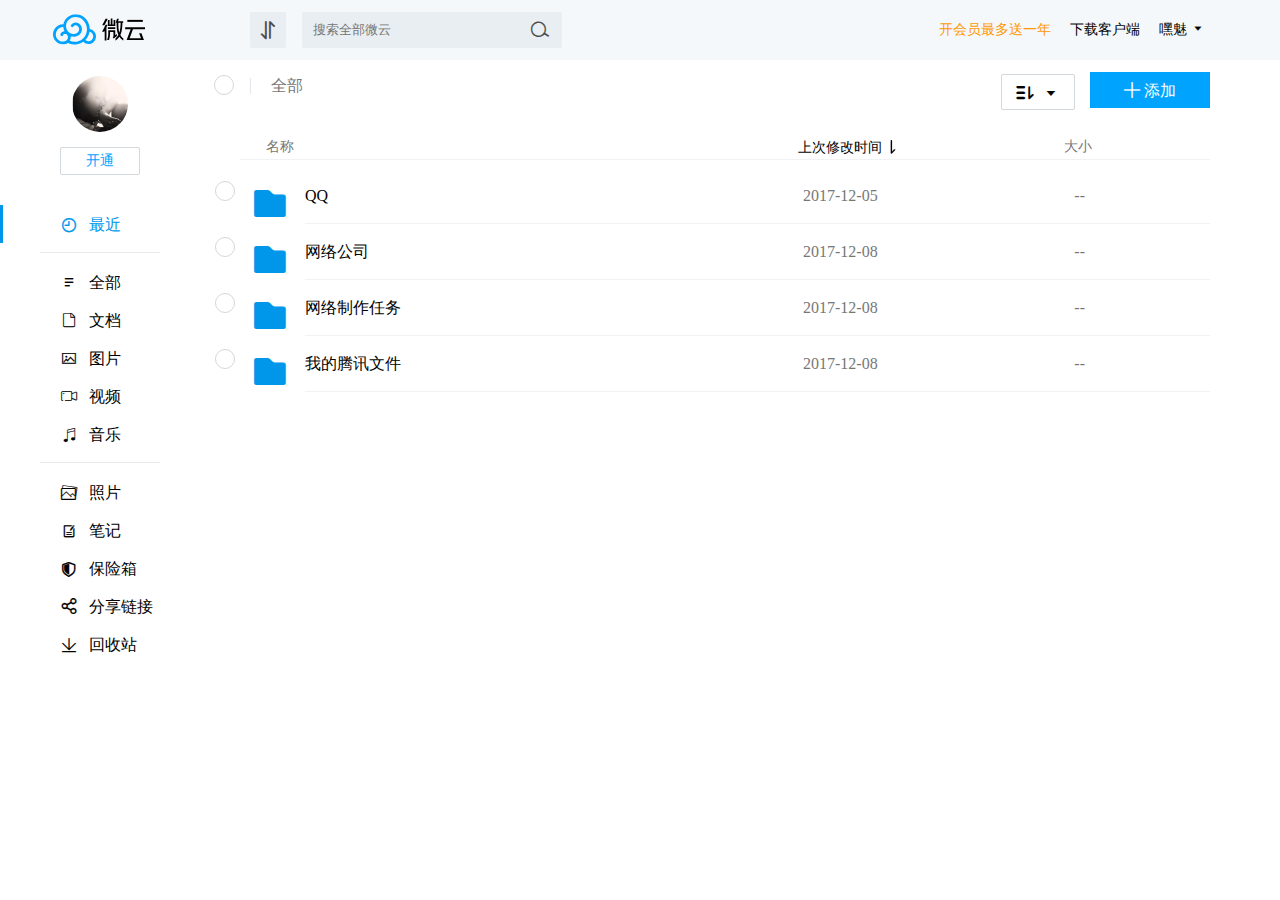
<file: html/index.html>
<!DOCTYPE html>
<html lang="en">

<head>
    <meta charset="UTF-8">
    <meta name="viewport" content="width=device-width, initial-scale=1.0">
    <meta http-equiv="X-UA-Compatible" content="ie=edge">
    <title>云</title>
    <link rel="stylesheet" href="../css/main.css">
</head>

<body>
    <!-- 项目开始 -->
    <div class="wrap">
        <!-- 外边框 -->
        <div class="layout-wrapper">
            <!-- 顶部导航 -->
            <div class="layout-header">
                <!-- 导航主体 -->
                <div class="layout-header-content">
                    <div class="nav-bar clearfix">
                        <!-- logo -->
                        <div class="logo">
                            <a href="javascript:void(0);"></a>
                        </div>
                        <!-- 任务列表 -->
                        <div id="filebtn" class="mode-act hide">
                            <!-- 展开任务列表按钮 -->
                            <a id="mode-act" href="javascript:" class="act-link">
                                <span class="act-icon">
                                    <i class="iconfont icon icon-act">&#xe63c;</i>
                                </span>
                                <!-- 上传的个数 -->
                                <span class="act-num">
                                    <span class="num">2</span>
                                    <i title="任务出错" class="icon icon-error"></i>
                                </span>

                            </a>
                            <!-- 上传任务列表 -->
                            <div id="mode-list">
                                <div class="mode-tasks">
                                    <div class="tasks-header clearfix">
                                        <div class="title-wrapper clearfix">
                                            <h2 class="title">任务列表</h2>
                                        </div>
                                    </div>
                                    <div class="tasks-body">
                                        <div class="tasks-content">
                                            <!-- tab -->
                                            <div class="mode-tab-list">
                                                <ul class="tab-list">
                                                    <li class="tab-list-item cur">
                                                        <span class="tab-list-item-con ">进行中(0)</span>
                                                    </li>
                                                    <li class="tab-list-item">
                                                        <span class="tab-list-item-con">已完成 </span>
                                                    </li>
                                                </ul>
                                                <b class="tab-list-line"></b>
                                            </div>
                                            <!-- item-list -->
                                            <div id="mode-tab" class="mode-tab-list-group">
                                                <div class="tab-list-wrapper" style="display:block;"></div>
                                                <div class="tab-list-wrapper" style="border:1px solid blue;"></div>
                                            </div>
                                        </div>
                                    </div>
                                </div>
                            </div>
                        </div>
                        <!-- 搜索 -->
                        <div class="search-bar">
                            <div class="search">
                                <div class="search-input">
                                    <input id="search" class="s-input" type="text" autocomplete="off" tabindex="0" placeholder="搜索全部微云">
                                </div>
                                <div class="search-btn">
                                    <i class="iconfont btn-icon">&#xe68d;</i>
                                </div>
                            </div>
                            <!-- 搜索list -->
                            <div class="search-list">
                                <div class="search-menu">
                                    <div class="menu-group">
                                        <p class="tit">搜搜看</p>

                                    </div>
                                </div>
                                <div class="search-menu">
                                    <div class="menu-group">
                                        <p class="tit">历史记录</p>
                                        <div class="menu-act">
                                            <a class="menu-act-btn" href="javascript:">清除记录</a>
                                        </div>
                                    </div>
                                    <div class="menu-list-bar">
                                        <ul class="menu-list">
                                            <!-- <li class="menu-list-item">
                                                <span class="item-text">sss</span>
                                                <span title="删除" class="item-delate">
                                                    <i class="iconfont icon-delate">&#xe64e;</i>
                                                </span>
                                            </li>
                                            <li class="menu-list-item">
                                                    <span class="item-text">sss</span>
                                                    <span title="删除" class="item-delate">
                                                        <i class="iconfont icon-delate">&#xe64e;</i>
                                                    </span>
                                                </li> -->
                                        </ul>
                                    </div>
                                </div>
                            </div>
                        </div>
                        <!-- 右侧菜单 -->
                        <div class="menu-right-bar">
                            <div class="right-item item-act">
                                <div class="item-text">
                                    <a href="javascript:">开会员最多送一年</a>
                                </div>
                            </div>
                            <div class="right-item item-act-dwn">
                                <div class="item-text">
                                    <a href="javascript:">下载客户端</a>
                                </div>
                            </div>
                            <div class="right-item">
                                <div class="item-text">
                                    <a href="javascript:">
                                        嘿魅
                                        <i class="iconfont">&#xe619;</i>
                                    </a>
                                </div>
                                <!-- 个人信息展示 -->
                                <div class="item-btn-group" style="display: none;">
                                    <div class="info-bar">
                                        <div class="info-bar-hd">
                                            <p class="tit">
                                                <a class="name" href="javascript:">嘿魅</a>
                                            </p>
                                        </div>
                                        <div class="info-bar-bd">
                                            <div class="info-con">
                                                <a class="info-vip" href="javascript:">
                                                    <i>VIP</i>
                                                </a>
                                                <span class="info-text">
                                                    超级会员专享4T容量
                                                </span>
                                                <a href="javascript:" class="info-go">开通</a>
                                            </div>
                                            <div class="info-detail">
                                                <div class="info-detail-hd">
                                                    <p class="info-detail-tit">
                                                        容量
                                                        <span>0B</span>
                                                        /
                                                        <span>10G</span>
                                                    </p>
                                                </div>
                                                <div class="info-detail-bd">
                                                    <div class="info-inner-bar">
                                                        <div class="info-inner-cur"></div>
                                                    </div>
                                                </div>
                                            </div>
                                        </div>
                                    </div>
                                    <ul>
                                        <li class="menu-list">
                                            <div class="item-line"></div>
                                        </li>
                                        <li class="menu-list">
                                            <span class="text">帮助与反馈</span>
                                        </li>
                                        <li class="menu-list">
                                            <span class="text">安全与隐私</span>
                                            <i class="iconfont menu-icon">&#xe7f1;</i>
                                            <div class="item-btn-group item-btn-sec">
                                                <ul>
                                                    <li class="menu-list">
                                                        <span class="text">开启保险箱</span>
                                                    </li>
                                                    <li class="menu-list">
                                                        <span class="text">开启独立密码</span>
                                                    </li>
                                                </ul>
                                            </div>
                                        </li>
                                        <li class="menu-list">
                                            <span class="text">退出登录</span>
                                        </li>
                                    </ul>
                                </div>
                            </div>
                        </div>
                    </div>
                </div>
            </div>
            <!-- 主体内容 -->
            <div class="layout-body">
                <!-- 主体 -->
                <div class="layout-inner">
                    <!-- 左侧菜单 -->
                    <div class="layout-left-bar">
                        <!-- 头像 -->
                        <div class="left-hd">
                            <div class="user-vip">
                                <div class="user-avater">
                                    <a href="javascript:" class="user-photo">
                                        <img src="../img/g.jpeg" alt="嘿魅" srcset="">
                                    </a>
                                </div>
                            </div>
                        </div>
                        <!-- 菜单列表 -->
                        <div class="left-bd">
                            <div class="left-menu-bar">
                                <div class="add-bar">
                                    <a href="javascript:" class="add-btn">开通</a>
                                </div>
                                <div id="menu-list-bar"></div>
                                <!-- <div class="menu-item">
                                    <div class="menu-item-bd">
                                        <ul class="menu-list">
                                            <li>

                                                <a href="javascript:">
                                                    <i class="iconfont">&#xe622;</i>最近</a>
                                            </li>
                                        </ul>
                                    </div>
                                </div>
                                <div class="menu-item">
                                    <div class="menu-item-bd">
                                        <ul class="menu-list">
                                            <li class="act">

                                                <a href="javascript:">
                                                    <i class="iconfont">&#xe642;</i>全部</a>
                                            </li>
                                            <li>

                                                <a href="javascript:">
                                                    <i class="iconfont">&#xe613;</i>文档</a>
                                            </li>
                                            <li>

                                                <a href="javascript:">
                                                    <i class="iconfont">&#xe60a;</i>图片</a>
                                            </li>
                                            <li>

                                                <a href="javascript:">
                                                    <i class="iconfont">&#xe6d1;</i>视频</a>
                                            </li>
                                            <li>

                                                <a href="javascript:">
                                                    <i class="iconfont">&#xe62f;</i>音乐</a>
                                            </li>
                                        </ul>
                                    </div>
                                </div>
                                <div class="menu-item">
                                    <div class="menu-item-bd">
                                        <ul class="menu-list">
                                            <li>

                                                <a href="javascript:">
                                                    <i class="iconfont">&#xe6bd;</i>照片</a>
                                            </li>
                                            <li>

                                                <a href="javascript:">
                                                    <i class="iconfont">&#xe609;</i>笔记</a>
                                            </li>
                                            <li>

                                                <a href="javascript:">
                                                    <i class="iconfont">&#xe634;</i>保险箱</a>
                                            </li>
                                            <li>

                                                <a href="javascript:">
                                                    <i class="iconfont">&#xe635;</i>分享链接</a>
                                            </li>
                                            <li>

                                                <a href="javascript:">
                                                    <i class="iconfont">&#xe6a1;</i>回收站</a>
                                            </li>
                                        </ul>
                                    </div>
                                </div> -->
                            </div>
                        </div>

                    </div>
                    <!-- 右侧主体 -->
                    <div class="layout-main">
                        <div class="layout-main-hd">
                            <div class="main-top-bar">
                                <div class="top-inner clearfix">
                                    <!-- 全部check -->
                                    <div class="inner-checkbox">
                                        <i class="iconfont icon ">
                                            <!--&#xe64e;-->
                                        </i>
                                    </div>
                                    <!-- 添加文件夹 -->
                                    <div class="inner-addup">
                                        <div class="addup-btn">
                                            <a href="javascript:" class="btn-add">
                                                <i class="iconfont icon-add">&#xe616;</i>
                                                <span class="add-text">添加</span>
                                            </a>
                                        </div>
                                        <div class="item-btn-group addup-group" style="display:none;">
                                            <ul>
                                                <li class="menu-list">
                                                    <i class="iconfont menu-icon icon-add-item">&#xe618;</i>
                                                    <span class="text">上传文件</span>
                                                </li>
                                                <li class="menu-list">
                                                    <i class="iconfont menu-icon  icon-add-item">&#xe621;</i>
                                                    <span class="text">上传文件夹</span>
                                                </li>
                                                <li class="menu-list line">
                                                    <i class="iconfont menu-icon  icon-add-item">&#xe603;</i>
                                                    <span class="text">新建文件夹</span>
                                                </li>
                                                <li class="menu-list">
                                                    <span class="text">离线下载</span>
                                                </li>
                                                <li class="menu-list">
                                                    <span class="text">笔记</span>
                                                </li>
                                            </ul>
                                        </div>
                                    </div>
                                    <!-- 列表展示方式 -->
                                    <div class="inner-showfn">
                                        <div class="showfn-bar">
                                            <a href="javascript:" class="btn-showfn">
                                                <i class="iconfont icon-showfn">&#xe62d;</i>
                                                <i class="iconfont icon-showfn">&#xe619;</i>
                                            </a>
                                        </div>
                                        <div class="item-btn-group showfn-group" style="display:none;">
                                            <ul>
                                                <li class="menu-list act">
                                                    <i class="iconfont menu-icon icon-showfn">&#xe616;</i>
                                                    <span class="text">列表</span>
                                                </li>
                                                <li class="menu-list">
                                                    <i class="iconfont menu-icon icon-showfn">&#xe616;</i>
                                                    <span class="text">缩略图</span>
                                                </li>
                                                <li class="menu-list line">
                                                    <i class="iconfont menu-icon icon-showfn">&#xe616;</i>
                                                    <span class="text">文件名
                                                        <i class="iconfont menu-icon icon-showfn2">&#xe60c;</i>
                                                    </span>
                                                </li>
                                                <li class="menu-list">
                                                    <i class="iconfont menu-icon icon-showfn">&#xe616;</i>
                                                    <span class="text">修改时间
                                                        <i class="iconfont menu-icon icon-showfn2">&#xe60c;</i>
                                                    </span>

                                                </li>

                                            </ul>
                                        </div>
                                    </div>
                                    <!-- 功能展开列表 -->
                                    <div class="inner-list-item" style="display:none;">
                                        <div class="list-item-bar">

                                            <div class="item-action">
                                                <div class="action-con">
                                                    <i class="iconfont icon-down">&#xe6a1;</i>
                                                    <span class="text">下载</span>
                                                </div>
                                            </div>
                                            <div class="item-action">
                                                <div class="action-con">
                                                    <i class="iconfont">&#xe635;</i>
                                                    <span class="text">分享</span>
                                                </div>
                                            </div>
                                            <div class="item-action">
                                                <div class="action-con">
                                                    <i class="iconfont">&#xe6a2;</i>
                                                    <span class="text">删除</span>
                                                </div>
                                            </div>
                                            <div class="item-action">
                                                <div class="action-con">
                                                    <i class="iconfont">&#xe697;</i>
                                                </div>
                                                <div class="item-btn-group addup-group list-item-group" style="display:none;">
                                                    <ul>

                                                        <li class="menu-list">

                                                            <span class="text">移动到</span>
                                                        </li>
                                                        <li class="menu-list">
                                                            <span class="text">重命名</span>
                                                        </li>
                                                        <li class="menu-list">
                                                            <span class="text">大大都是</span>
                                                        </li>
                                                    </ul>
                                                </div>
                                            </div>
                                        </div>


                                    </div>
                                    <!-- 标题 -->
                                    <div class="inner-text">
                                        <div class="text-bar">
                                            <ul class="text clearfix">
                                                <li class="text-item">
                                                    <a href="javascript:">
                                                        <i class="icon"></i>全部
                                                    </a>
                                                </li>
                                            </ul>
                                        </div>
                                    </div>
                                </div>
                            </div>
                        </div>
                        <!-- 右侧主体开始 -->
                        <div class="layout-main-bd">
                            <!-- 右侧列表 -->
                            <div class="layout-main-list">
                                <div class="main-list-item">
                                    <!-- 列表标题 -->
                                    <div class="list-item-hd">
                                        <div class="item-hd-bar">
                                            <div class="item-tit name">
                                                <span class="tit-con">名称
                                                    <i class="iconfont">&#xe621;</i>
                                                </span>

                                            </div>
                                            <div class="item-tit time">
                                                <span class="tit-con">上次修改时间
                                                    <i class="iconfont icon-sort">&#xe60c;</i>
                                                </span>

                                            </div>
                                            <div class="item-tit size">
                                                <span class="tit-con">大小
                                                    <i class="iconfont">&#xe60c;</i>
                                                </span>

                                            </div>
                                        </div>

                                    </div>
                                    <!-- 列表 -->
                                    <div class="list-item-bd clearfix">
                                        <div class="list-bar">
                                            <ul class="list-group" id='contentlistbar'>
                                                <!-- <li class="list-group-item">
                                                    <div class="item-inner">
                                                        <div class="list-item-tit">
                                                            <div class="label">
                                                                <i class="icon"></i>
                                                            </div>
                                                            <div class="iconw">
                                                                <i class="iconfont iconw-img">&#xe621;</i>
                                                            </div>
                                                            <div class="info">
                                                                <span>web</span>
                                                            </div>
                                                        </div>
                                                        <div class="item-info">
                                                            <span class="item-info-list">
                                                                <span class="text-time">昨天09：46</span>
                                                            </span>
                                                            <span class="item-info-list">
                                                                <span class="text-size">--</span>
                                                            </span>
                                                        </div>
                                                    </div>
                                                </li>
                                                <li class="list-group-item">
                                                    <div class="item-inner">
                                                        <div class="list-item-tit">
                                                            <div class="label">
                                                                <i class="icon"></i>
                                                            </div>
                                                            <div class="iconw">
                                                                <i class="iconfont iconw-img">&#xe621;</i>
                                                            </div>
                                                            <div class="info">
                                                                <span>web</span>
                                                            </div>
                                                        </div>
                                                        <div class="item-info">
                                                            <span class="item-info-list">
                                                                <span class="text-time">昨天09：46</span>
                                                            </span>
                                                            <span class="item-info-list">
                                                                <span class="text-size">--</span>
                                                            </span>
                                                        </div>
                                                    </div>
                                                </li> -->
                                            </ul>
                                        </div>
                                    </div>
                                </div>
                            </div>
                        </div>
                    </div>
                </div>
            </div>
        </div>
    </div>
</body>
<script src="../js/tween.js"></script>
<script src="../js/commom.js"></script>
<script src="../js/tab.js"></script>
<script src="../js/header.js"></script>
<script src="../js/data.js"></script>
<script src="../js/template.js"></script>
<script>
    //生成左侧菜单；
    var menuList = document.querySelector('#menu-list-bar');
    createMenuList(menu, menuList);
    //生成右侧内容列表

    //首先页面上来有默认的显示列表；
    var contentDefault = 'nearest';

    //当前内容关键字
    //var currMark = 'nearest';
    //这里的mark是定死的第一层
    var currMark = content[contentDefault];
    console.log(currMark);

    //右侧列表放置的位置
    var listContentBar = document.querySelector('#contentlistbar');
    createContentList(content[contentDefault], listContentBar);


    //左侧菜单点击，右侧切换相应的内容
    //获取左侧所有的按钮 
    var sideMenu = document.querySelectorAll('#menu-list-bar a');
    //根据默认数据标记当前显示的那一条菜单的内容
    var currMarkDom = markSideMenu(sideMenu, contentDefault);
    // console.log(currMarkDom);
    for (var i = 0; i < sideMenu.length; i++) {
        sideMenu[i].onclick = function () {

            //拿到点击按钮的标识
            // currMark = this.getAttribute('mark');
            //改成存放对应mark的内容
            currMark = content[this.getAttribute('mark')];
            console.log(currMark);
            //创建相应的内容
            // createContentList(content[currMark], listContentBar);
            createContentList(currMark, listContentBar);
            //清空之前标记的样式
            currMarkDom.parentNode.className = '';
            //给当前的点击的加上标识
            currMarkDom = markSideMenu(sideMenu, this.getAttribute('mark'));
            addClick();
        }
    }




    /**
     * 由于右侧内容的点击事件，不止给当前的层加  所以也要生成一个方法，
     * 每次新生成内容都要执行点击事件
    */
    addClick();
    function addClick() {
        var contentList = document.querySelectorAll('#contentlistbar li');
        // console.log(contentList.length);
        for (var i = 0; i < contentList.length; i++) {

            contentList[i].onclick = function () {
                console.log(this.getAttribute('mark'));
                //点击的时候显示子文件夹下面的列表
                //创建相应的内容
                currMark = currMark[this.getAttribute('mark')].child;
                console.log(currMark);
                createContentList(currMark, listContentBar);
                // createContentList(content[currMark][this.getAttribute('mark')].child, listContentBar);
                addClick();
            }
        }
    }



    /**
     * 
     *标记当前显示的左侧菜单；
     标记当前显示的是哪个菜单
     * 
     */
    function markSideMenu(menuList, currName) {
        var currDom = null;
        for (var i = 0; i < menuList.length; i++) {
            // console.log(menuList[i].parentNode);
            //创建的时候给
            if (menuList[i].getAttribute('mark') == currName) {
                if (menuList[i].parentNode.className) {
                    menuList[i].parentNode.className += ' act';
                } else {
                    menuList[i].parentNode.className = 'act';
                }
                currDom = menuList[i];
                // console.log(currDom);
                break;
            }

        }
        return currDom;
    }

</script>

</html>
</file>
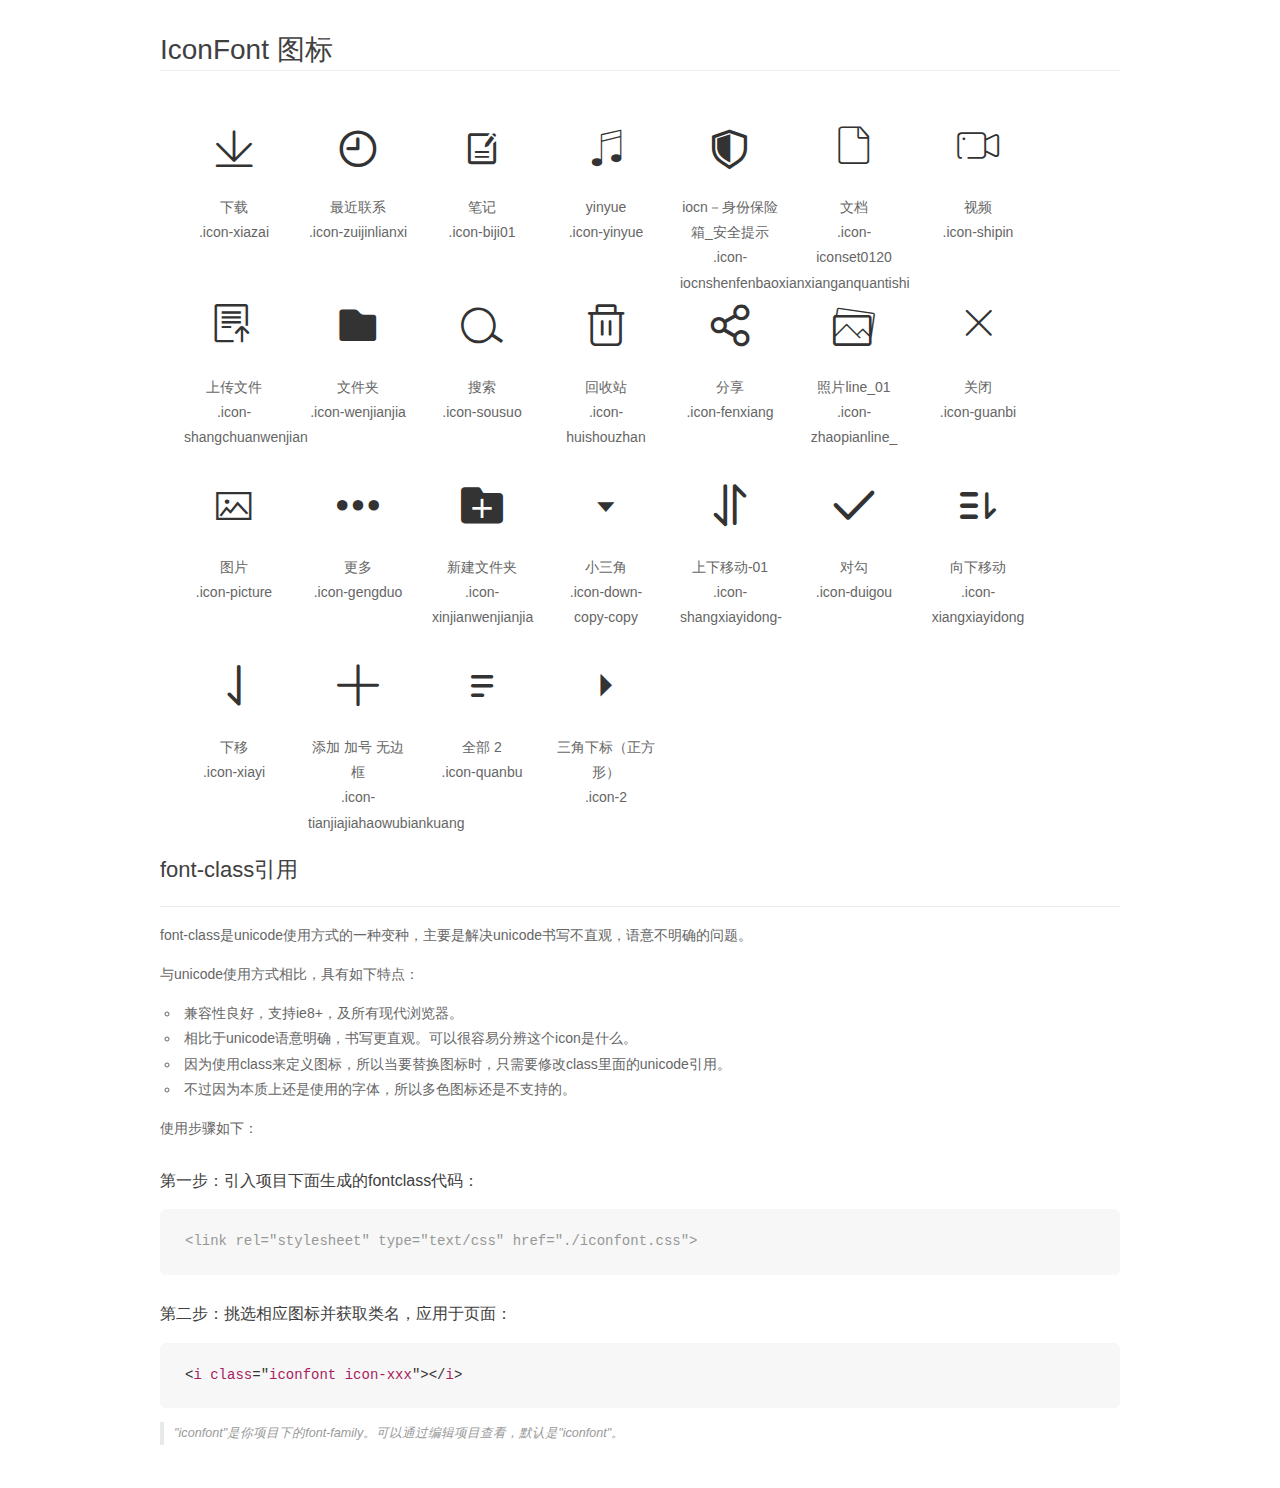
<file: font/demo_fontclass.html>
<!DOCTYPE html>
<html>
<head>
    <meta charset="utf-8"/>
    <title>IconFont</title>
    <link rel="stylesheet" href="demo.css">
    <link rel="stylesheet" href="iconfont.css">
</head>
<body>
    <div class="main markdown">
        <h1>IconFont 图标</h1>
        <ul class="icon_lists clear">
            
                <li>
                <i class="icon iconfont icon-xiazai"></i>
                    <div class="name">下载</div>
                    <div class="fontclass">.icon-xiazai</div>
                </li>
            
                <li>
                <i class="icon iconfont icon-zuijinlianxi"></i>
                    <div class="name">最近联系</div>
                    <div class="fontclass">.icon-zuijinlianxi</div>
                </li>
            
                <li>
                <i class="icon iconfont icon-biji01"></i>
                    <div class="name">笔记</div>
                    <div class="fontclass">.icon-biji01</div>
                </li>
            
                <li>
                <i class="icon iconfont icon-yinyue"></i>
                    <div class="name">yinyue</div>
                    <div class="fontclass">.icon-yinyue</div>
                </li>
            
                <li>
                <i class="icon iconfont icon-iocnshenfenbaoxianxianganquantishi"></i>
                    <div class="name">iocn－身份保险箱_安全提示</div>
                    <div class="fontclass">.icon-iocnshenfenbaoxianxianganquantishi</div>
                </li>
            
                <li>
                <i class="icon iconfont icon-iconset0120"></i>
                    <div class="name">文档</div>
                    <div class="fontclass">.icon-iconset0120</div>
                </li>
            
                <li>
                <i class="icon iconfont icon-shipin"></i>
                    <div class="name">视频</div>
                    <div class="fontclass">.icon-shipin</div>
                </li>
            
                <li>
                <i class="icon iconfont icon-shangchuanwenjian"></i>
                    <div class="name">上传文件</div>
                    <div class="fontclass">.icon-shangchuanwenjian</div>
                </li>
            
                <li>
                <i class="icon iconfont icon-wenjianjia"></i>
                    <div class="name">文件夹</div>
                    <div class="fontclass">.icon-wenjianjia</div>
                </li>
            
                <li>
                <i class="icon iconfont icon-sousuo"></i>
                    <div class="name">搜索</div>
                    <div class="fontclass">.icon-sousuo</div>
                </li>
            
                <li>
                <i class="icon iconfont icon-huishouzhan"></i>
                    <div class="name">回收站</div>
                    <div class="fontclass">.icon-huishouzhan</div>
                </li>
            
                <li>
                <i class="icon iconfont icon-fenxiang"></i>
                    <div class="name">分享</div>
                    <div class="fontclass">.icon-fenxiang</div>
                </li>
            
                <li>
                <i class="icon iconfont icon-zhaopianline_"></i>
                    <div class="name">照片line_01</div>
                    <div class="fontclass">.icon-zhaopianline_</div>
                </li>
            
                <li>
                <i class="icon iconfont icon-guanbi"></i>
                    <div class="name">关闭</div>
                    <div class="fontclass">.icon-guanbi</div>
                </li>
            
                <li>
                <i class="icon iconfont icon-picture"></i>
                    <div class="name">图片</div>
                    <div class="fontclass">.icon-picture</div>
                </li>
            
                <li>
                <i class="icon iconfont icon-gengduo"></i>
                    <div class="name">更多</div>
                    <div class="fontclass">.icon-gengduo</div>
                </li>
            
                <li>
                <i class="icon iconfont icon-xinjianwenjianjia"></i>
                    <div class="name">新建文件夹</div>
                    <div class="fontclass">.icon-xinjianwenjianjia</div>
                </li>
            
                <li>
                <i class="icon iconfont icon-down-copy-copy"></i>
                    <div class="name">小三角</div>
                    <div class="fontclass">.icon-down-copy-copy</div>
                </li>
            
                <li>
                <i class="icon iconfont icon-shangxiayidong-"></i>
                    <div class="name">上下移动-01</div>
                    <div class="fontclass">.icon-shangxiayidong-</div>
                </li>
            
                <li>
                <i class="icon iconfont icon-duigou"></i>
                    <div class="name">对勾</div>
                    <div class="fontclass">.icon-duigou</div>
                </li>
            
                <li>
                <i class="icon iconfont icon-xiangxiayidong"></i>
                    <div class="name">向下移动</div>
                    <div class="fontclass">.icon-xiangxiayidong</div>
                </li>
            
                <li>
                <i class="icon iconfont icon-xiayi"></i>
                    <div class="name">下移</div>
                    <div class="fontclass">.icon-xiayi</div>
                </li>
            
                <li>
                <i class="icon iconfont icon-tianjiajiahaowubiankuang"></i>
                    <div class="name">添加 加号 无边框</div>
                    <div class="fontclass">.icon-tianjiajiahaowubiankuang</div>
                </li>
            
                <li>
                <i class="icon iconfont icon-quanbu"></i>
                    <div class="name">全部 2</div>
                    <div class="fontclass">.icon-quanbu</div>
                </li>
            
                <li>
                <i class="icon iconfont icon-2"></i>
                    <div class="name">三角下标（正方形）</div>
                    <div class="fontclass">.icon-2</div>
                </li>
            
        </ul>

        <h2 id="font-class-">font-class引用</h2>
        <hr>

        <p>font-class是unicode使用方式的一种变种，主要是解决unicode书写不直观，语意不明确的问题。</p>
        <p>与unicode使用方式相比，具有如下特点：</p>
        <ul>
        <li>兼容性良好，支持ie8+，及所有现代浏览器。</li>
        <li>相比于unicode语意明确，书写更直观。可以很容易分辨这个icon是什么。</li>
        <li>因为使用class来定义图标，所以当要替换图标时，只需要修改class里面的unicode引用。</li>
        <li>不过因为本质上还是使用的字体，所以多色图标还是不支持的。</li>
        </ul>
        <p>使用步骤如下：</p>
        <h3 id="-fontclass-">第一步：引入项目下面生成的fontclass代码：</h3>


        <pre><code class="lang-js hljs javascript"><span class="hljs-comment">&lt;link rel="stylesheet" type="text/css" href="./iconfont.css"&gt;</span></code></pre>
        <h3 id="-">第二步：挑选相应图标并获取类名，应用于页面：</h3>
        <pre><code class="lang-css hljs">&lt;<span class="hljs-selector-tag">i</span> <span class="hljs-selector-tag">class</span>="<span class="hljs-selector-tag">iconfont</span> <span class="hljs-selector-tag">icon-xxx</span>"&gt;&lt;/<span class="hljs-selector-tag">i</span>&gt;</code></pre>
        <blockquote>
        <p>"iconfont"是你项目下的font-family。可以通过编辑项目查看，默认是"iconfont"。</p>
        </blockquote>
    </div>
</body>
</html>
</file>
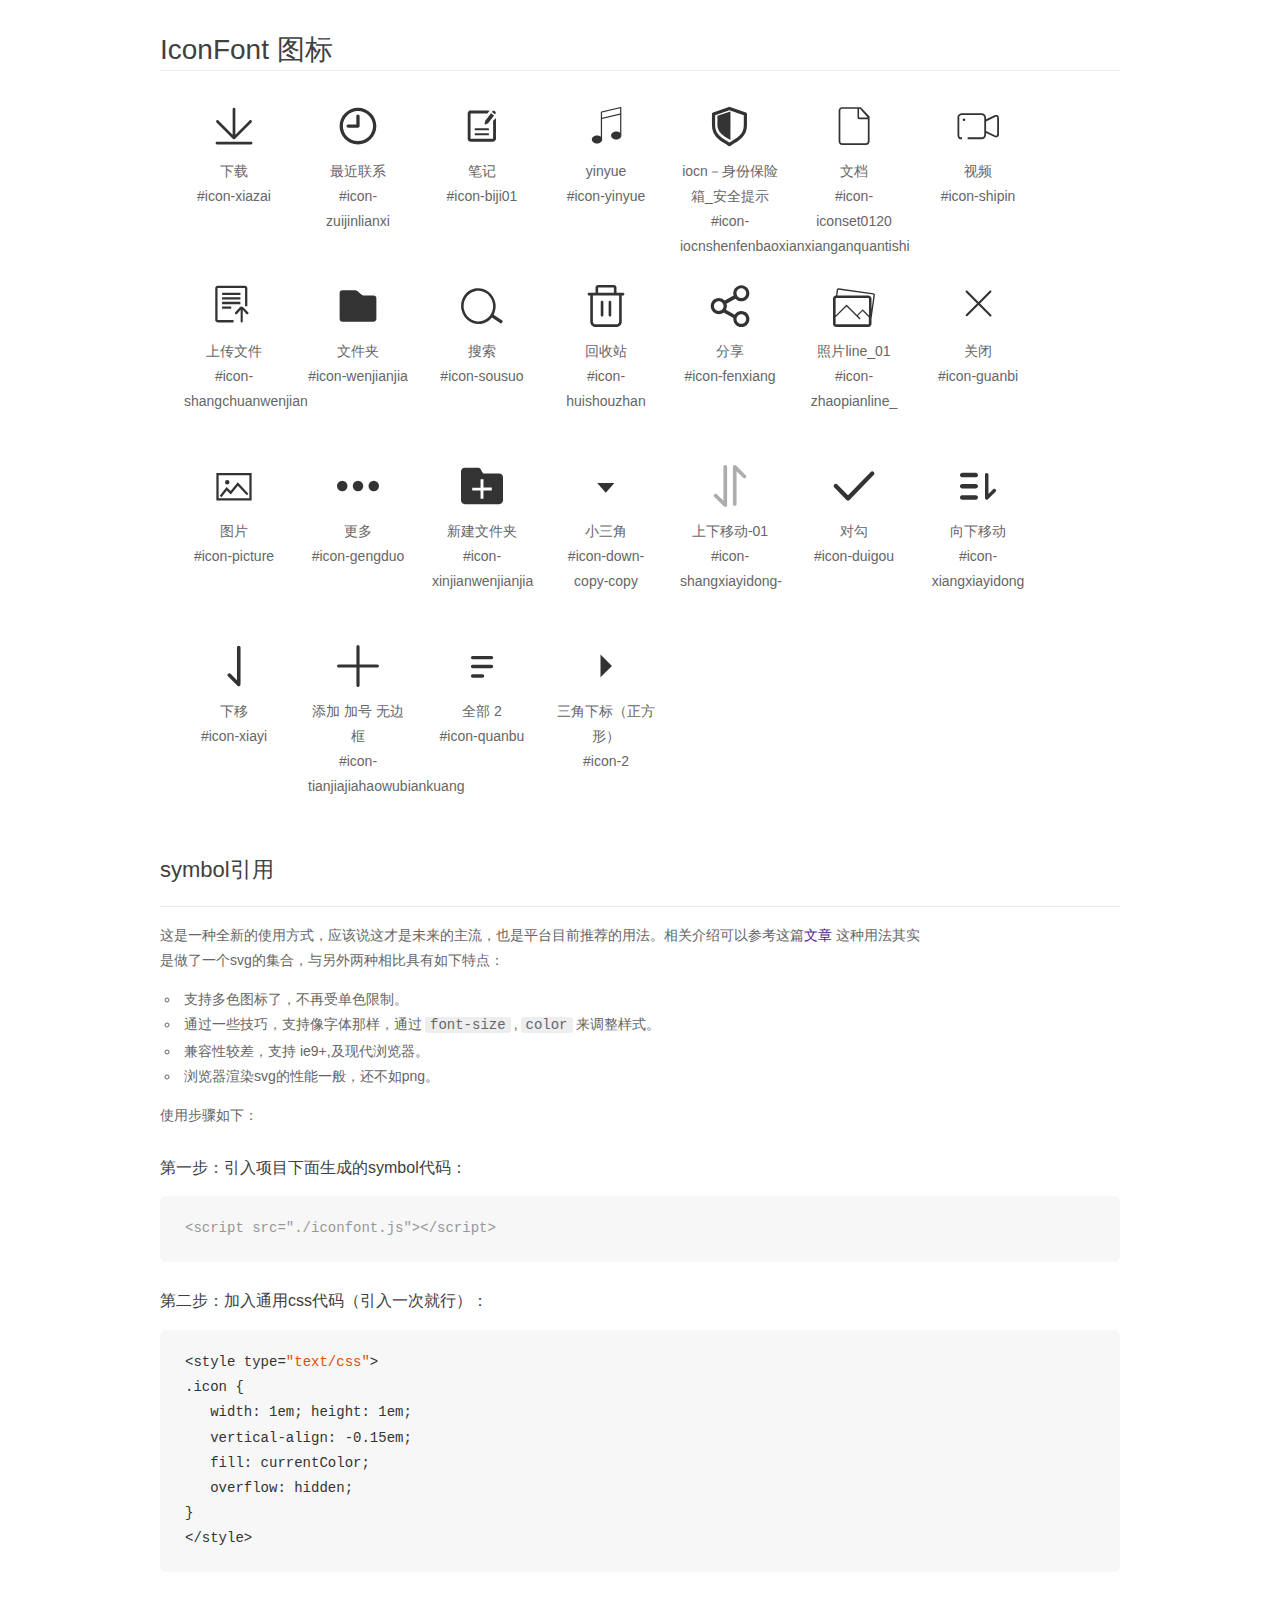
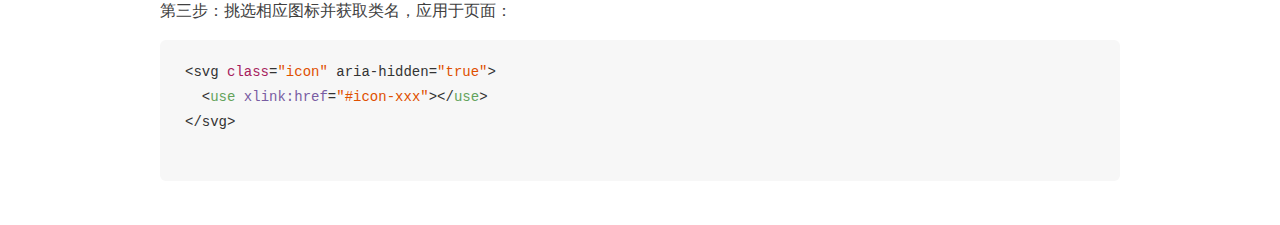
<file: font/demo_symbol.html>
<!DOCTYPE html>
<html>
<head>
    <meta charset="utf-8"/>
    <title>IconFont</title>
    <link rel="stylesheet" href="demo.css">
    <script src="iconfont.js"></script>

    <style type="text/css">
        .icon {
          /* 通过设置 font-size 来改变图标大小 */
          width: 1em; height: 1em;
          /* 图标和文字相邻时，垂直对齐 */
          vertical-align: -0.15em;
          /* 通过设置 color 来改变 SVG 的颜色/fill */
          fill: currentColor;
          /* path 和 stroke 溢出 viewBox 部分在 IE 下会显示
             normalize.css 中也包含这行 */
          overflow: hidden;
        }

    </style>
</head>
<body>
    <div class="main markdown">
        <h1>IconFont 图标</h1>
        <ul class="icon_lists clear">
            
                <li>
                    <svg class="icon" aria-hidden="true">
                        <use xlink:href="#icon-xiazai"></use>
                    </svg>
                    <div class="name">下载</div>
                    <div class="fontclass">#icon-xiazai</div>
                </li>
            
                <li>
                    <svg class="icon" aria-hidden="true">
                        <use xlink:href="#icon-zuijinlianxi"></use>
                    </svg>
                    <div class="name">最近联系</div>
                    <div class="fontclass">#icon-zuijinlianxi</div>
                </li>
            
                <li>
                    <svg class="icon" aria-hidden="true">
                        <use xlink:href="#icon-biji01"></use>
                    </svg>
                    <div class="name">笔记</div>
                    <div class="fontclass">#icon-biji01</div>
                </li>
            
                <li>
                    <svg class="icon" aria-hidden="true">
                        <use xlink:href="#icon-yinyue"></use>
                    </svg>
                    <div class="name">yinyue</div>
                    <div class="fontclass">#icon-yinyue</div>
                </li>
            
                <li>
                    <svg class="icon" aria-hidden="true">
                        <use xlink:href="#icon-iocnshenfenbaoxianxianganquantishi"></use>
                    </svg>
                    <div class="name">iocn－身份保险箱_安全提示</div>
                    <div class="fontclass">#icon-iocnshenfenbaoxianxianganquantishi</div>
                </li>
            
                <li>
                    <svg class="icon" aria-hidden="true">
                        <use xlink:href="#icon-iconset0120"></use>
                    </svg>
                    <div class="name">文档</div>
                    <div class="fontclass">#icon-iconset0120</div>
                </li>
            
                <li>
                    <svg class="icon" aria-hidden="true">
                        <use xlink:href="#icon-shipin"></use>
                    </svg>
                    <div class="name">视频</div>
                    <div class="fontclass">#icon-shipin</div>
                </li>
            
                <li>
                    <svg class="icon" aria-hidden="true">
                        <use xlink:href="#icon-shangchuanwenjian"></use>
                    </svg>
                    <div class="name">上传文件</div>
                    <div class="fontclass">#icon-shangchuanwenjian</div>
                </li>
            
                <li>
                    <svg class="icon" aria-hidden="true">
                        <use xlink:href="#icon-wenjianjia"></use>
                    </svg>
                    <div class="name">文件夹</div>
                    <div class="fontclass">#icon-wenjianjia</div>
                </li>
            
                <li>
                    <svg class="icon" aria-hidden="true">
                        <use xlink:href="#icon-sousuo"></use>
                    </svg>
                    <div class="name">搜索</div>
                    <div class="fontclass">#icon-sousuo</div>
                </li>
            
                <li>
                    <svg class="icon" aria-hidden="true">
                        <use xlink:href="#icon-huishouzhan"></use>
                    </svg>
                    <div class="name">回收站</div>
                    <div class="fontclass">#icon-huishouzhan</div>
                </li>
            
                <li>
                    <svg class="icon" aria-hidden="true">
                        <use xlink:href="#icon-fenxiang"></use>
                    </svg>
                    <div class="name">分享</div>
                    <div class="fontclass">#icon-fenxiang</div>
                </li>
            
                <li>
                    <svg class="icon" aria-hidden="true">
                        <use xlink:href="#icon-zhaopianline_"></use>
                    </svg>
                    <div class="name">照片line_01</div>
                    <div class="fontclass">#icon-zhaopianline_</div>
                </li>
            
                <li>
                    <svg class="icon" aria-hidden="true">
                        <use xlink:href="#icon-guanbi"></use>
                    </svg>
                    <div class="name">关闭</div>
                    <div class="fontclass">#icon-guanbi</div>
                </li>
            
                <li>
                    <svg class="icon" aria-hidden="true">
                        <use xlink:href="#icon-picture"></use>
                    </svg>
                    <div class="name">图片</div>
                    <div class="fontclass">#icon-picture</div>
                </li>
            
                <li>
                    <svg class="icon" aria-hidden="true">
                        <use xlink:href="#icon-gengduo"></use>
                    </svg>
                    <div class="name">更多</div>
                    <div class="fontclass">#icon-gengduo</div>
                </li>
            
                <li>
                    <svg class="icon" aria-hidden="true">
                        <use xlink:href="#icon-xinjianwenjianjia"></use>
                    </svg>
                    <div class="name">新建文件夹</div>
                    <div class="fontclass">#icon-xinjianwenjianjia</div>
                </li>
            
                <li>
                    <svg class="icon" aria-hidden="true">
                        <use xlink:href="#icon-down-copy-copy"></use>
                    </svg>
                    <div class="name">小三角</div>
                    <div class="fontclass">#icon-down-copy-copy</div>
                </li>
            
                <li>
                    <svg class="icon" aria-hidden="true">
                        <use xlink:href="#icon-shangxiayidong-"></use>
                    </svg>
                    <div class="name">上下移动-01</div>
                    <div class="fontclass">#icon-shangxiayidong-</div>
                </li>
            
                <li>
                    <svg class="icon" aria-hidden="true">
                        <use xlink:href="#icon-duigou"></use>
                    </svg>
                    <div class="name">对勾</div>
                    <div class="fontclass">#icon-duigou</div>
                </li>
            
                <li>
                    <svg class="icon" aria-hidden="true">
                        <use xlink:href="#icon-xiangxiayidong"></use>
                    </svg>
                    <div class="name">向下移动</div>
                    <div class="fontclass">#icon-xiangxiayidong</div>
                </li>
            
                <li>
                    <svg class="icon" aria-hidden="true">
                        <use xlink:href="#icon-xiayi"></use>
                    </svg>
                    <div class="name">下移</div>
                    <div class="fontclass">#icon-xiayi</div>
                </li>
            
                <li>
                    <svg class="icon" aria-hidden="true">
                        <use xlink:href="#icon-tianjiajiahaowubiankuang"></use>
                    </svg>
                    <div class="name">添加 加号 无边框</div>
                    <div class="fontclass">#icon-tianjiajiahaowubiankuang</div>
                </li>
            
                <li>
                    <svg class="icon" aria-hidden="true">
                        <use xlink:href="#icon-quanbu"></use>
                    </svg>
                    <div class="name">全部 2</div>
                    <div class="fontclass">#icon-quanbu</div>
                </li>
            
                <li>
                    <svg class="icon" aria-hidden="true">
                        <use xlink:href="#icon-2"></use>
                    </svg>
                    <div class="name">三角下标（正方形）</div>
                    <div class="fontclass">#icon-2</div>
                </li>
            
        </ul>


        <h2 id="symbol-">symbol引用</h2>
        <hr>

        <p>这是一种全新的使用方式，应该说这才是未来的主流，也是平台目前推荐的用法。相关介绍可以参考这篇<a href="">文章</a>
        这种用法其实是做了一个svg的集合，与另外两种相比具有如下特点：</p>
        <ul>
          <li>支持多色图标了，不再受单色限制。</li>
          <li>通过一些技巧，支持像字体那样，通过<code>font-size</code>,<code>color</code>来调整样式。</li>
          <li>兼容性较差，支持 ie9+,及现代浏览器。</li>
          <li>浏览器渲染svg的性能一般，还不如png。</li>
        </ul>
        <p>使用步骤如下：</p>
        <h3 id="-symbol-">第一步：引入项目下面生成的symbol代码：</h3>
        <pre><code class="lang-js hljs javascript"><span class="hljs-comment">&lt;script src="./iconfont.js"&gt;&lt;/script&gt;</span></code></pre>
        <h3 id="-css-">第二步：加入通用css代码（引入一次就行）：</h3>
        <pre><code class="lang-js hljs javascript">&lt;style type=<span class="hljs-string">"text/css"</span>&gt;
.icon {
   width: <span class="hljs-number">1</span>em; height: <span class="hljs-number">1</span>em;
   vertical-align: <span class="hljs-number">-0.15</span>em;
   fill: currentColor;
   overflow: hidden;
}
&lt;<span class="hljs-regexp">/style&gt;</span></code></pre>
        <h3 id="-">第三步：挑选相应图标并获取类名，应用于页面：</h3>
        <pre><code class="lang-js hljs javascript">&lt;svg <span class="hljs-class"><span class="hljs-keyword">class</span></span>=<span class="hljs-string">"icon"</span> aria-hidden=<span class="hljs-string">"true"</span>&gt;<span class="xml"><span class="hljs-tag">
  &lt;<span class="hljs-name">use</span> <span class="hljs-attr">xlink:href</span>=<span class="hljs-string">"#icon-xxx"</span>&gt;</span><span class="hljs-tag">&lt;/<span class="hljs-name">use</span>&gt;</span>
</span>&lt;<span class="hljs-regexp">/svg&gt;
        </span></code></pre>
    </div>
</body>
</html>
</file>
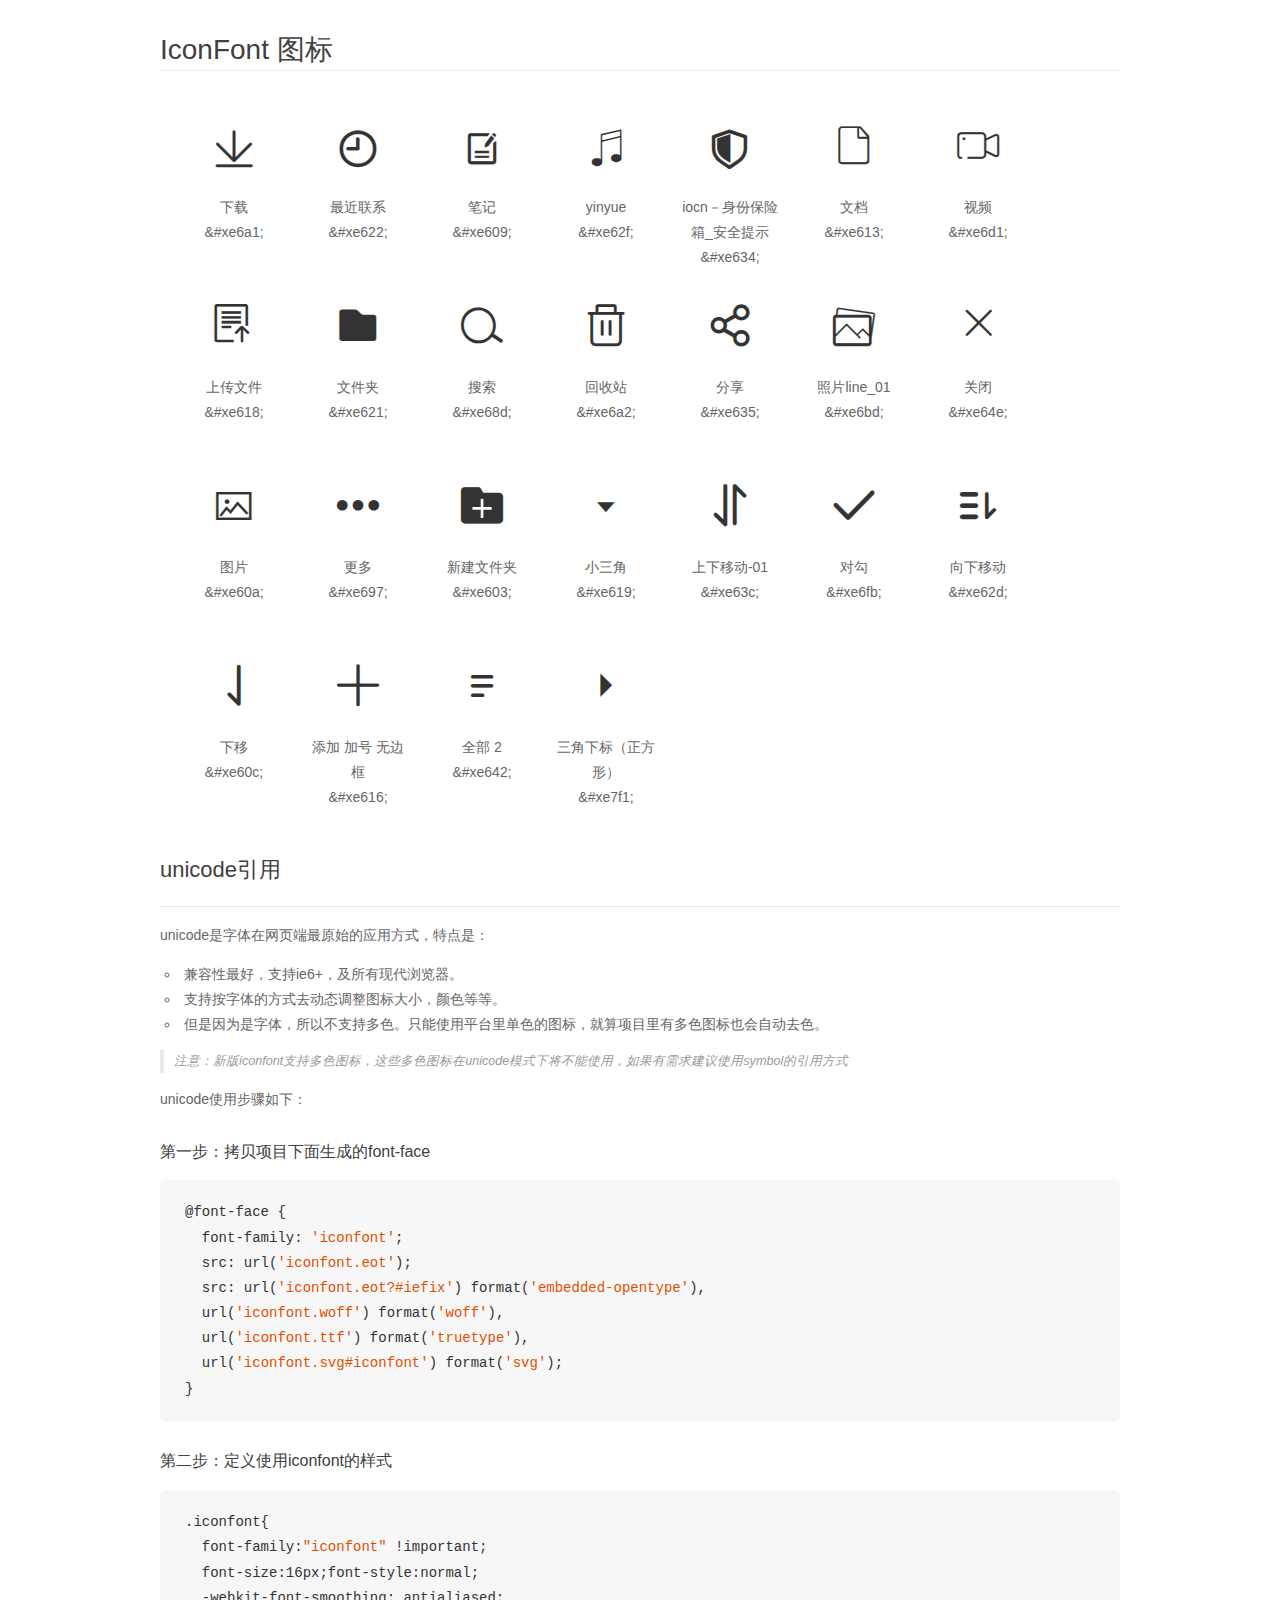
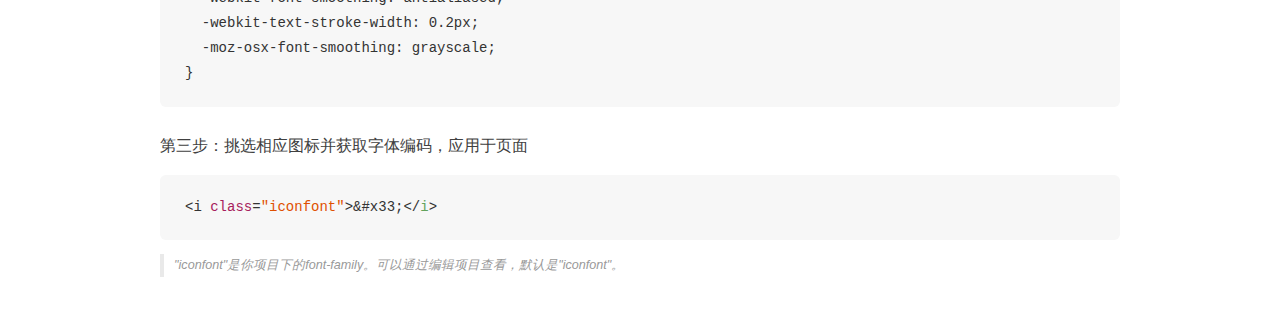
<file: font/demo_unicode.html>
<!DOCTYPE html>
<html>
<head>
    <meta charset="utf-8"/>
    <title>IconFont</title>
    <link rel="stylesheet" href="demo.css">

    <style type="text/css">

        @font-face {font-family: "iconfont";
          src: url('iconfont.eot'); /* IE9*/
          src: url('iconfont.eot#iefix') format('embedded-opentype'), /* IE6-IE8 */
          url('iconfont.woff') format('woff'), /* chrome, firefox */
          url('iconfont.ttf') format('truetype'), /* chrome, firefox, opera, Safari, Android, iOS 4.2+*/
          url('iconfont.svg#iconfont') format('svg'); /* iOS 4.1- */
        }

        .iconfont {
          font-family:"iconfont" !important;
          font-size:16px;
          font-style:normal;
          -webkit-font-smoothing: antialiased;
          -webkit-text-stroke-width: 0.2px;
          -moz-osx-font-smoothing: grayscale;
        }

    </style>
</head>
<body>
    <div class="main markdown">
        <h1>IconFont 图标</h1>
        <ul class="icon_lists clear">
            
                <li>
                <i class="icon iconfont">&#xe6a1;</i>
                    <div class="name">下载</div>
                    <div class="code">&amp;#xe6a1;</div>
                </li>
            
                <li>
                <i class="icon iconfont">&#xe622;</i>
                    <div class="name">最近联系</div>
                    <div class="code">&amp;#xe622;</div>
                </li>
            
                <li>
                <i class="icon iconfont">&#xe609;</i>
                    <div class="name">笔记</div>
                    <div class="code">&amp;#xe609;</div>
                </li>
            
                <li>
                <i class="icon iconfont">&#xe62f;</i>
                    <div class="name">yinyue</div>
                    <div class="code">&amp;#xe62f;</div>
                </li>
            
                <li>
                <i class="icon iconfont">&#xe634;</i>
                    <div class="name">iocn－身份保险箱_安全提示</div>
                    <div class="code">&amp;#xe634;</div>
                </li>
            
                <li>
                <i class="icon iconfont">&#xe613;</i>
                    <div class="name">文档</div>
                    <div class="code">&amp;#xe613;</div>
                </li>
            
                <li>
                <i class="icon iconfont">&#xe6d1;</i>
                    <div class="name">视频</div>
                    <div class="code">&amp;#xe6d1;</div>
                </li>
            
                <li>
                <i class="icon iconfont">&#xe618;</i>
                    <div class="name">上传文件</div>
                    <div class="code">&amp;#xe618;</div>
                </li>
            
                <li>
                <i class="icon iconfont">&#xe621;</i>
                    <div class="name">文件夹</div>
                    <div class="code">&amp;#xe621;</div>
                </li>
            
                <li>
                <i class="icon iconfont">&#xe68d;</i>
                    <div class="name">搜索</div>
                    <div class="code">&amp;#xe68d;</div>
                </li>
            
                <li>
                <i class="icon iconfont">&#xe6a2;</i>
                    <div class="name">回收站</div>
                    <div class="code">&amp;#xe6a2;</div>
                </li>
            
                <li>
                <i class="icon iconfont">&#xe635;</i>
                    <div class="name">分享</div>
                    <div class="code">&amp;#xe635;</div>
                </li>
            
                <li>
                <i class="icon iconfont">&#xe6bd;</i>
                    <div class="name">照片line_01</div>
                    <div class="code">&amp;#xe6bd;</div>
                </li>
            
                <li>
                <i class="icon iconfont">&#xe64e;</i>
                    <div class="name">关闭</div>
                    <div class="code">&amp;#xe64e;</div>
                </li>
            
                <li>
                <i class="icon iconfont">&#xe60a;</i>
                    <div class="name">图片</div>
                    <div class="code">&amp;#xe60a;</div>
                </li>
            
                <li>
                <i class="icon iconfont">&#xe697;</i>
                    <div class="name">更多</div>
                    <div class="code">&amp;#xe697;</div>
                </li>
            
                <li>
                <i class="icon iconfont">&#xe603;</i>
                    <div class="name">新建文件夹</div>
                    <div class="code">&amp;#xe603;</div>
                </li>
            
                <li>
                <i class="icon iconfont">&#xe619;</i>
                    <div class="name">小三角</div>
                    <div class="code">&amp;#xe619;</div>
                </li>
            
                <li>
                <i class="icon iconfont">&#xe63c;</i>
                    <div class="name">上下移动-01</div>
                    <div class="code">&amp;#xe63c;</div>
                </li>
            
                <li>
                <i class="icon iconfont">&#xe6fb;</i>
                    <div class="name">对勾</div>
                    <div class="code">&amp;#xe6fb;</div>
                </li>
            
                <li>
                <i class="icon iconfont">&#xe62d;</i>
                    <div class="name">向下移动</div>
                    <div class="code">&amp;#xe62d;</div>
                </li>
            
                <li>
                <i class="icon iconfont">&#xe60c;</i>
                    <div class="name">下移</div>
                    <div class="code">&amp;#xe60c;</div>
                </li>
            
                <li>
                <i class="icon iconfont">&#xe616;</i>
                    <div class="name">添加 加号 无边框</div>
                    <div class="code">&amp;#xe616;</div>
                </li>
            
                <li>
                <i class="icon iconfont">&#xe642;</i>
                    <div class="name">全部 2</div>
                    <div class="code">&amp;#xe642;</div>
                </li>
            
                <li>
                <i class="icon iconfont">&#xe7f1;</i>
                    <div class="name">三角下标（正方形）</div>
                    <div class="code">&amp;#xe7f1;</div>
                </li>
            
        </ul>
        <h2 id="unicode-">unicode引用</h2>
        <hr>

        <p>unicode是字体在网页端最原始的应用方式，特点是：</p>
        <ul>
        <li>兼容性最好，支持ie6+，及所有现代浏览器。</li>
        <li>支持按字体的方式去动态调整图标大小，颜色等等。</li>
        <li>但是因为是字体，所以不支持多色。只能使用平台里单色的图标，就算项目里有多色图标也会自动去色。</li>
        </ul>
        <blockquote>
        <p>注意：新版iconfont支持多色图标，这些多色图标在unicode模式下将不能使用，如果有需求建议使用symbol的引用方式</p>
        </blockquote>
        <p>unicode使用步骤如下：</p>
        <h3 id="-font-face">第一步：拷贝项目下面生成的font-face</h3>
        <pre><code class="lang-js hljs javascript">@font-face {
  font-family: <span class="hljs-string">'iconfont'</span>;
  src: url(<span class="hljs-string">'iconfont.eot'</span>);
  src: url(<span class="hljs-string">'iconfont.eot?#iefix'</span>) format(<span class="hljs-string">'embedded-opentype'</span>),
  url(<span class="hljs-string">'iconfont.woff'</span>) format(<span class="hljs-string">'woff'</span>),
  url(<span class="hljs-string">'iconfont.ttf'</span>) format(<span class="hljs-string">'truetype'</span>),
  url(<span class="hljs-string">'iconfont.svg#iconfont'</span>) format(<span class="hljs-string">'svg'</span>);
}
</code></pre>
        <h3 id="-iconfont-">第二步：定义使用iconfont的样式</h3>
        <pre><code class="lang-js hljs javascript">.iconfont{
  font-family:<span class="hljs-string">"iconfont"</span> !important;
  font-size:<span class="hljs-number">16</span>px;font-style:normal;
  -webkit-font-smoothing: antialiased;
  -webkit-text-stroke-width: <span class="hljs-number">0.2</span>px;
  -moz-osx-font-smoothing: grayscale;
}
</code></pre>
        <h3 id="-">第三步：挑选相应图标并获取字体编码，应用于页面</h3>
        <pre><code class="lang-js hljs javascript">&lt;i <span class="hljs-class"><span class="hljs-keyword">class</span></span>=<span class="hljs-string">"iconfont"</span>&gt;&amp;#x33;<span class="xml"><span class="hljs-tag">&lt;/<span class="hljs-name">i</span>&gt;</span></span></code></pre>

        <blockquote>
        <p>"iconfont"是你项目下的font-family。可以通过编辑项目查看，默认是"iconfont"。</p>
        </blockquote>
    </div>


</body>
</html>
</file>
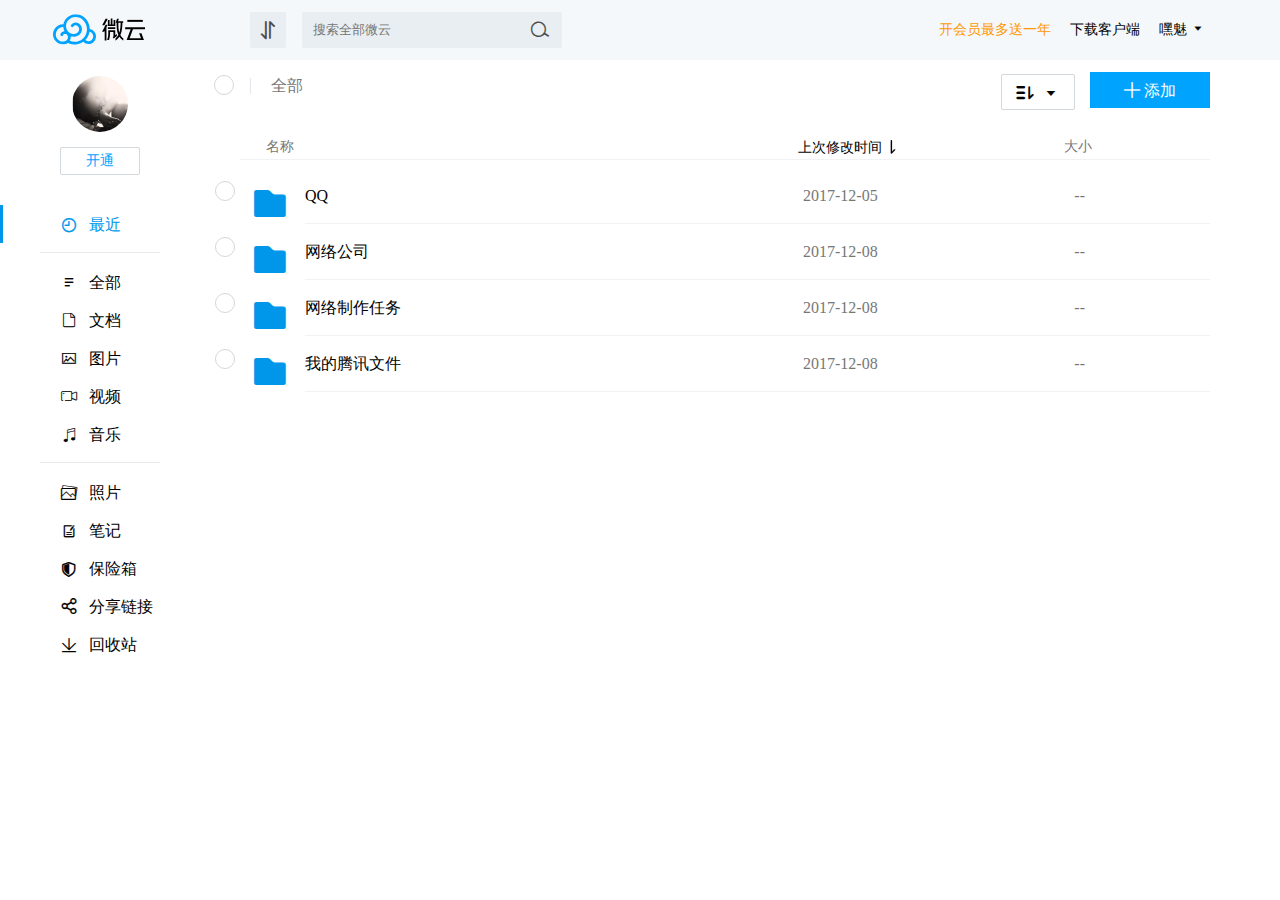
<file: html/微云.html>
<!DOCTYPE html>
<html lang="en">

<head>
    <meta charset="UTF-8">
    <meta name="viewport" content="width=device-width, initial-scale=1.0">
    <meta http-equiv="X-UA-Compatible" content="ie=edge">
    <title>云</title>
    <link rel="stylesheet" href="../css/main.css">
</head>

<body>
    <!-- 项目开始 -->
    <div class="wrap">
        <!-- 外边框 -->
        <div class="layout-wrapper">
            <!-- 顶部导航 -->
            <div class="layout-header">
                <!-- 导航主体 -->
                <div class="layout-header-content">
                    <div class="nav-bar clearfix">
                        <!-- logo -->
                        <div class="logo">
                            <a href="javascript:void(0);"></a>
                        </div>
                        <!-- 任务列表 -->
                        <div id="filebtn" class="mode-act hide">
                            <!-- 展开任务列表按钮 -->
                            <a id="mode-act" href="javascript:" class="act-link">
                                <span class="act-icon">
                                    <i class="iconfont icon icon-act">&#xe63c;</i>
                                </span>
                                <!-- 上传的个数 -->
                                <span class="act-num">
                                    <span class="num">2</span>
                                    <i title="任务出错" class="icon icon-error"></i>
                                </span>

                            </a>
                            <!-- 上传任务列表 -->
                            <div id="mode-list">
                                <div class="mode-tasks">
                                    <div class="tasks-header clearfix">
                                        <div class="title-wrapper clearfix">
                                            <h2 class="title">任务列表</h2>
                                        </div>
                                    </div>
                                    <div class="tasks-body">
                                        <div class="tasks-content">
                                            <!-- tab -->
                                            <div class="mode-tab-list">
                                                <ul class="tab-list">
                                                    <li class="tab-list-item cur">
                                                        <span class="tab-list-item-con ">进行中(0)</span>
                                                    </li>
                                                    <li class="tab-list-item">
                                                        <span class="tab-list-item-con">已完成 </span>
                                                    </li>
                                                </ul>
                                                <b class="tab-list-line"></b>
                                            </div>
                                            <!-- item-list -->
                                            <div id="mode-tab" class="mode-tab-list-group">
                                                <div class="tab-list-wrapper" style="display:block;"></div>
                                                <div class="tab-list-wrapper" style="border:1px solid blue;"></div>
                                            </div>
                                        </div>
                                    </div>
                                </div>
                            </div>
                        </div>
                        <!-- 搜索 -->
                        <div class="search-bar">
                            <div class="search">
                                <div class="search-input">
                                    <input id="search" class="s-input" type="text" autocomplete="off" tabindex="0" placeholder="搜索全部微云">
                                </div>
                                <div class="search-btn">
                                    <i class="iconfont btn-icon">&#xe68d;</i>
                                </div>
                            </div>
                            <!-- 搜索list -->
                            <div class="search-list">
                                <div class="search-menu">
                                    <div class="menu-group">
                                        <p class="tit">搜搜看</p>

                                    </div>
                                </div>
                                <div class="search-menu">
                                    <div class="menu-group">
                                        <p class="tit">历史记录</p>
                                        <div class="menu-act">
                                            <a class="menu-act-btn" href="javascript:">清除记录</a>
                                        </div>
                                    </div>
                                    <div class="menu-list-bar">
                                        <ul class="menu-list">
                                            <!-- <li class="menu-list-item">
                                                <span class="item-text">sss</span>
                                                <span title="删除" class="item-delate">
                                                    <i class="iconfont icon-delate">&#xe64e;</i>
                                                </span>
                                            </li>
                                            <li class="menu-list-item">
                                                    <span class="item-text">sss</span>
                                                    <span title="删除" class="item-delate">
                                                        <i class="iconfont icon-delate">&#xe64e;</i>
                                                    </span>
                                                </li> -->
                                        </ul>
                                    </div>
                                </div>
                            </div>
                        </div>
                        <!-- 右侧菜单 -->
                        <div class="menu-right-bar">
                            <div class="right-item item-act">
                                <div class="item-text">
                                    <a href="javascript:">开会员最多送一年</a>
                                </div>
                            </div>
                            <div class="right-item item-act-dwn">
                                <div class="item-text">
                                    <a href="javascript:">下载客户端</a>
                                </div>
                            </div>
                            <div class="right-item">
                                <div class="item-text">
                                    <a href="javascript:">
                                        嘿魅
                                        <i class="iconfont">&#xe619;</i>
                                    </a>
                                </div>
                                <!-- 个人信息展示 -->
                                <div class="item-btn-group" style="display: none;">
                                    <div class="info-bar">
                                        <div class="info-bar-hd">
                                            <p class="tit">
                                                <a class="name" href="javascript:">嘿魅</a>
                                            </p>
                                        </div>
                                        <div class="info-bar-bd">
                                            <div class="info-con">
                                                <a class="info-vip" href="javascript:">
                                                    <i>VIP</i>
                                                </a>
                                                <span class="info-text">
                                                    超级会员专享4T容量
                                                </span>
                                                <a href="javascript:" class="info-go">开通</a>
                                            </div>
                                            <div class="info-detail">
                                                <div class="info-detail-hd">
                                                    <p class="info-detail-tit">
                                                        容量
                                                        <span>0B</span>
                                                        /
                                                        <span>10G</span>
                                                    </p>
                                                </div>
                                                <div class="info-detail-bd">
                                                    <div class="info-inner-bar">
                                                        <div class="info-inner-cur"></div>
                                                    </div>
                                                </div>
                                            </div>
                                        </div>
                                    </div>
                                    <ul>
                                        <li class="menu-list">
                                            <div class="item-line"></div>
                                        </li>
                                        <li class="menu-list">
                                            <span class="text">帮助与反馈</span>
                                        </li>
                                        <li class="menu-list">
                                            <span class="text">安全与隐私</span>
                                            <i class="iconfont menu-icon">&#xe7f1;</i>
                                            <div class="item-btn-group item-btn-sec">
                                                <ul>
                                                    <li class="menu-list">
                                                        <span class="text">开启保险箱</span>
                                                    </li>
                                                    <li class="menu-list">
                                                        <span class="text">开启独立密码</span>
                                                    </li>
                                                </ul>
                                            </div>
                                        </li>
                                        <li class="menu-list">
                                            <span class="text">退出登录</span>
                                        </li>
                                    </ul>
                                </div>
                            </div>
                        </div>
                    </div>
                </div>
            </div>
            <!-- 主体内容 -->
            <div class="layout-body">
                <!-- 主体 -->
                <div class="layout-inner">
                    <!-- 左侧菜单 -->
                    <div class="layout-left-bar">
                        <!-- 头像 -->
                        <div class="left-hd">
                            <div class="user-vip">
                                <div class="user-avater">
                                    <a href="javascript:" class="user-photo">
                                        <img src="../img/g.jpeg" alt="嘿魅" srcset="">
                                    </a>
                                </div>
                            </div>
                        </div>
                        <!-- 菜单列表 -->
                        <div class="left-bd">
                            <div class="left-menu-bar">
                                <div class="add-bar">
                                    <a href="javascript:" class="add-btn">开通</a>
                                </div>
                                <div id="menu-list-bar"></div>
                                <!-- <div class="menu-item">
                                    <div class="menu-item-bd">
                                        <ul class="menu-list">
                                            <li>

                                                <a href="javascript:">
                                                    <i class="iconfont">&#xe622;</i>最近</a>
                                            </li>
                                        </ul>
                                    </div>
                                </div>
                                <div class="menu-item">
                                    <div class="menu-item-bd">
                                        <ul class="menu-list">
                                            <li class="act">

                                                <a href="javascript:">
                                                    <i class="iconfont">&#xe642;</i>全部</a>
                                            </li>
                                            <li>

                                                <a href="javascript:">
                                                    <i class="iconfont">&#xe613;</i>文档</a>
                                            </li>
                                            <li>

                                                <a href="javascript:">
                                                    <i class="iconfont">&#xe60a;</i>图片</a>
                                            </li>
                                            <li>

                                                <a href="javascript:">
                                                    <i class="iconfont">&#xe6d1;</i>视频</a>
                                            </li>
                                            <li>

                                                <a href="javascript:">
                                                    <i class="iconfont">&#xe62f;</i>音乐</a>
                                            </li>
                                        </ul>
                                    </div>
                                </div>
                                <div class="menu-item">
                                    <div class="menu-item-bd">
                                        <ul class="menu-list">
                                            <li>

                                                <a href="javascript:">
                                                    <i class="iconfont">&#xe6bd;</i>照片</a>
                                            </li>
                                            <li>

                                                <a href="javascript:">
                                                    <i class="iconfont">&#xe609;</i>笔记</a>
                                            </li>
                                            <li>

                                                <a href="javascript:">
                                                    <i class="iconfont">&#xe634;</i>保险箱</a>
                                            </li>
                                            <li>

                                                <a href="javascript:">
                                                    <i class="iconfont">&#xe635;</i>分享链接</a>
                                            </li>
                                            <li>

                                                <a href="javascript:">
                                                    <i class="iconfont">&#xe6a1;</i>回收站</a>
                                            </li>
                                        </ul>
                                    </div>
                                </div> -->
                            </div>
                        </div>

                    </div>
                    <!-- 右侧主体 -->
                    <div class="layout-main">
                        <div class="layout-main-hd">
                            <div class="main-top-bar">
                                <div class="top-inner clearfix">
                                    <!-- 全部check -->
                                    <div class="inner-checkbox">
                                        <i class="iconfont icon ">
                                            <!--&#xe64e;-->
                                        </i>
                                    </div>
                                    <!-- 添加文件夹 -->
                                    <div class="inner-addup">
                                        <div class="addup-btn">
                                            <a href="javascript:" class="btn-add">
                                                <i class="iconfont icon-add">&#xe616;</i>
                                                <span class="add-text">添加</span>
                                            </a>
                                        </div>
                                        <div class="item-btn-group addup-group" style="display:none;">
                                            <ul>
                                                <li class="menu-list">
                                                    <i class="iconfont menu-icon icon-add-item">&#xe618;</i>
                                                    <span class="text">上传文件</span>
                                                </li>
                                                <li class="menu-list">
                                                    <i class="iconfont menu-icon  icon-add-item">&#xe621;</i>
                                                    <span class="text">上传文件夹</span>
                                                </li>
                                                <li class="menu-list line">
                                                    <i class="iconfont menu-icon  icon-add-item">&#xe603;</i>
                                                    <span class="text">新建文件夹</span>
                                                </li>
                                                <li class="menu-list">
                                                    <span class="text">离线下载</span>
                                                </li>
                                                <li class="menu-list">
                                                    <span class="text">笔记</span>
                                                </li>
                                            </ul>
                                        </div>
                                    </div>
                                    <!-- 列表展示方式 -->
                                    <div class="inner-showfn">
                                        <div class="showfn-bar">
                                            <a href="javascript:" class="btn-showfn">
                                                <i class="iconfont icon-showfn">&#xe62d;</i>
                                                <i class="iconfont icon-showfn">&#xe619;</i>
                                            </a>
                                        </div>
                                        <div class="item-btn-group showfn-group" style="display:none;">
                                            <ul>
                                                <li class="menu-list act">
                                                    <i class="iconfont menu-icon icon-showfn">&#xe616;</i>
                                                    <span class="text">列表</span>
                                                </li>
                                                <li class="menu-list">
                                                    <i class="iconfont menu-icon icon-showfn">&#xe616;</i>
                                                    <span class="text">缩略图</span>
                                                </li>
                                                <li class="menu-list line">
                                                    <i class="iconfont menu-icon icon-showfn">&#xe616;</i>
                                                    <span class="text">文件名
                                                        <i class="iconfont menu-icon icon-showfn2">&#xe60c;</i>
                                                    </span>
                                                </li>
                                                <li class="menu-list">
                                                    <i class="iconfont menu-icon icon-showfn">&#xe616;</i>
                                                    <span class="text">修改时间
                                                        <i class="iconfont menu-icon icon-showfn2">&#xe60c;</i>
                                                    </span>

                                                </li>

                                            </ul>
                                        </div>
                                    </div>
                                    <!-- 功能展开列表 -->
                                    <div class="inner-list-item" style="display:none;">
                                        <div class="list-item-bar">

                                            <div class="item-action">
                                                <div class="action-con">
                                                    <i class="iconfont icon-down">&#xe6a1;</i>
                                                    <span class="text">下载</span>
                                                </div>
                                            </div>
                                            <div class="item-action">
                                                <div class="action-con">
                                                    <i class="iconfont">&#xe635;</i>
                                                    <span class="text">分享</span>
                                                </div>
                                            </div>
                                            <div class="item-action">
                                                <div class="action-con">
                                                    <i class="iconfont">&#xe6a2;</i>
                                                    <span class="text">删除</span>
                                                </div>
                                            </div>
                                            <div class="item-action">
                                                <div class="action-con">
                                                    <i class="iconfont">&#xe697;</i>
                                                </div>
                                                <div class="item-btn-group addup-group list-item-group" style="display:none;">
                                                    <ul>

                                                        <li class="menu-list">

                                                            <span class="text">移动到</span>
                                                        </li>
                                                        <li class="menu-list">
                                                            <span class="text">重命名</span>
                                                        </li>
                                                        <li class="menu-list">
                                                            <span class="text">大大都是</span>
                                                        </li>
                                                    </ul>
                                                </div>
                                            </div>
                                        </div>


                                    </div>
                                    <!-- 标题 -->
                                    <div class="inner-text">
                                        <div class="text-bar">
                                            <ul class="text clearfix">
                                                <li class="text-item">
                                                    <a href="javascript:">
                                                        <i class="icon"></i>全部
                                                    </a>
                                                </li>
                                            </ul>
                                        </div>
                                    </div>
                                </div>
                            </div>
                        </div>
                        <!-- 右侧主体开始 -->
                        <div class="layout-main-bd">
                            <!-- 右侧列表 -->
                            <div class="layout-main-list">
                                <div class="main-list-item">
                                    <!-- 列表标题 -->
                                    <div class="list-item-hd">
                                        <div class="item-hd-bar">
                                            <div class="item-tit name">
                                                <span class="tit-con">名称
                                                    <i class="iconfont">&#xe621;</i>
                                                </span>

                                            </div>
                                            <div class="item-tit time">
                                                <span class="tit-con">上次修改时间
                                                    <i class="iconfont icon-sort">&#xe60c;</i>
                                                </span>

                                            </div>
                                            <div class="item-tit size">
                                                <span class="tit-con">大小
                                                    <i class="iconfont">&#xe60c;</i>
                                                </span>

                                            </div>
                                        </div>

                                    </div>
                                    <!-- 列表 -->
                                    <div class="list-item-bd clearfix">
                                        <div class="list-bar">
                                            <ul class="list-group" id='contentlistbar'>
                                                <!-- <li class="list-group-item">
                                                    <div class="item-inner">
                                                        <div class="list-item-tit">
                                                            <div class="label">
                                                                <i class="icon"></i>
                                                            </div>
                                                            <div class="iconw">
                                                                <i class="iconfont iconw-img">&#xe621;</i>
                                                            </div>
                                                            <div class="info">
                                                                <span>web</span>
                                                            </div>
                                                        </div>
                                                        <div class="item-info">
                                                            <span class="item-info-list">
                                                                <span class="text-time">昨天09：46</span>
                                                            </span>
                                                            <span class="item-info-list">
                                                                <span class="text-size">--</span>
                                                            </span>
                                                        </div>
                                                    </div>
                                                </li>
                                                <li class="list-group-item">
                                                    <div class="item-inner">
                                                        <div class="list-item-tit">
                                                            <div class="label">
                                                                <i class="icon"></i>
                                                            </div>
                                                            <div class="iconw">
                                                                <i class="iconfont iconw-img">&#xe621;</i>
                                                            </div>
                                                            <div class="info">
                                                                <span>web</span>
                                                            </div>
                                                        </div>
                                                        <div class="item-info">
                                                            <span class="item-info-list">
                                                                <span class="text-time">昨天09：46</span>
                                                            </span>
                                                            <span class="item-info-list">
                                                                <span class="text-size">--</span>
                                                            </span>
                                                        </div>
                                                    </div>
                                                </li> -->
                                            </ul>
                                        </div>
                                    </div>
                                </div>
                            </div>
                        </div>
                    </div>
                </div>
            </div>
        </div>
    </div>
</body>
<script src="../js/tween.js"></script>
<script src="../js/commom.js"></script>
<script src="../js/tab.js"></script>
<script src="../js/header.js"></script>
<script src="../js/data.js"></script>
<script src="../js/template.js"></script>
<script>
    var search = editSearch();
  
    var contentDefault = search.dir||'nearest';
// console.log(getRouteContent(contentDefault,content));



    /*
   * 功能： 记录当前页面显示的右侧内容列表
   *
   * 是一个全局变量，只要右侧内容有更新，就要把最新的内容列表更新到currMark中
   *
   * */
    //生成左侧菜单；
    var menuList = document.querySelector('#menu-list-bar');
    createMenuList(menu, menuList);
    //生成右侧内容列表

    //首先页面上来有默认的显示列表；
    // var contentDefault = 'nearest';

    //当前内容关键字
    //var currMark = 'nearest';
    //这里的mark是定死的第一层
    // var currMark = content[contentDefault];

    var currMark = getRouteContent(contentDefault,content);
    // console.log(currMark);

    //右侧列表放置的位置
    var listContentBar = document.querySelector('#contentlistbar');
    createContentList(currMark, listContentBar);

   
    //左侧菜单点击，右侧切换相应的内容
    //获取左侧所有的按钮 
    var sideMenu = document.querySelectorAll('#menu-list-bar a');
  
    //根据默认数据标记当前显示的那一条菜单的内容
    var xMark = contentDefault.split('_');
    console.log(xMark);
    var currMarkDom = markSideMenu(sideMenu, xMark[0]);
    console.log(currMarkDom);
    // console.log(currMarkDom);
    for (var i = 0; i < sideMenu.length; i++) {
        sideMenu[i].onclick = function () {

            //拿到点击按钮的标识
            // currMark = this.getAttribute('mark');
            //改成存放对应mark的内容
            // currMark = content[this.getAttribute('mark')];
            // console.log(currMark);
            //创建相应的内容
            // createContentList(content[currMark], listContentBar);
            // createContentList(currMark, listContentBar);
            //清空之前标记的样式
            // currMarkDom.parentNode.className = '';
            //给当前的点击的加上标识
            // currMarkDom = markSideMenu(sideMenu, this.getAttribute('mark'));
            // addClick();
            console.log(this.getAttribute('mark'));
            editSearch('dir',this.getAttribute('mark'));
            // console.log(search.dir);
        }
    }




    /**
     * 由于右侧内容的点击事件，不止给当前的层加  所以也要生成一个方法，
     * 每次新生成内容都要执行点击事件
    */
    addClick();
    function addClick() {
        var contentList = document.querySelectorAll('#contentlistbar li');
        //  console.log(contentList.length);
        for (var i = 0; i < contentList.length; i++) {

            contentList[i].onclick = function () {
                console.log(1111);
                // console.log(this.getAttribute('mark'));
                //点击的时候显示子文件夹下面的列表
                //创建相应的内容
                // currMark = currMark[this.getAttribute('mark')].child;
                // console.log(currMark);
                // createContentList(currMark, listContentBar);
                // createContentList(content[currMark][this.getAttribute('mark')].child, listContentBar);
                // addClick();
                // console.log(this.getAttribute('mark'));
                editSearch('dir',contentDefault+'_'+this.getAttribute('mark'));
                // console.log( editSearch('dir',contentDefault+'_'+this.getAttribute('mark')));
            }
        }
    }



    /**
     * 
     *标记当前显示的左侧菜单；
     标记当前显示的是哪个菜单
     * 
     */
    function markSideMenu(menuList, currName) {
        var currDom = null;
        for (var i = 0; i < menuList.length; i++) {
            // console.log(menuList[i].parentNode);
            //创建的时候给
            if (menuList[i].getAttribute('mark') == currName) {
                if (menuList[i].parentNode.className) {
                    menuList[i].parentNode.className += ' act';
                } else {
                    menuList[i].parentNode.className = 'act';
                }
                currDom = menuList[i];
                // console.log(currDom);
                break;
            }

        }
        return currDom;
    }

    //修改search某一个值的函数 如果不传任何参数，将返回一个包含search属性值的对象
    function editSearch(name, value, bool) {
        var search = window.location.search;// typeof => string

        // console.log(search);

        //如果要修改某个值  先把字符串转成对象

        //?user=yinwei&pwd=123456

        var info = search.substring(1);


        //把对应的信息分组
        var info = info.split('&');


        var searchObj = {};

        //info已经是一个数组，需要遍历拆分
        for (var i = 0; i < info.length; i++) {
            var arr = info[i].split('=');


            searchObj[arr[0]] = arr[1];
        }


        if (arguments.length == 0) {
            //如果没有传入任何参数，那么程序就假定用户可能是需要search的对象
            return searchObj;
        }



        searchObj[name] = value;//改值

        //把改好的值在拼接回字符串
        var arr = [];
        var n = 0;
        for (key in searchObj) {
            arr[n] = key + '=' + searchObj[key];
            n++;
        }

        console.log(arr);
        search = '';
        for (var i = 0; i < arr.length; i++) {
            search += arr[i] + '&';
        }

        //        console.log(search.slice(0,-1));

        if (bool) { //有时候并不希望直接刷新页面
            return search.slice(0, -1);
        }


        window.location.search = search.slice(0, -1);

    }

    /*
    * 根据url中的dir路由地址找到对应的内容
    * */
    function getRouteContent(route,data){
        //rount -> zj_0
        var routeArr = route.split('_');
        // console.log(routeArr);
        var listContent = data[routeArr[0]];
        // console.log(listContent);
        for(var i = 1 ; i < routeArr.length ; i++){
            listContent = listContent[routeArr[i]].child;
        }

        return listContent;
    }


</script>

</html>
</file>
<file: css/main.css>
body,
h1,
h2,
h3,
h4,
dl,
dd,
p {
    margin: 0;
}

a {
    text-decoration: none;
    color: #020202;
    outline: 0;
}

h1,
h2,
h3,
h4,
h5,
h6 {
    font-size: 100%;
    font-weight: 400;
}

ul {
    padding: 0;
    margin: 0;
    list-style: none;
}

img {
    border: 0;
    vertical-align: top;
}

i {
    font-style: normal;
}


/*专门清浮动的样式*/


/*IE6,7*/

.clearfix {
    *zoom: 1;
}


/*标准浏览器*/

.clearfix:after {
    /*after伪类必须配合content样式，否则无效*/
    content: "";
    /*只有块元素才能清浮动*/
    display: block;
    /*清浮动的样式clear:both*/
    clear: both;
}

html {
    overflow-x: hidden;
}

body {
    color: #020202;
}

.icon {
    background-repeat: no-repeat;
    font-size: 0;
    overflow: hidden;
}

@font-face {
    font-family: 'iconfont';
    src: url('../font/iconfont.eot');
    src: url('../font/iconfont.eot?#iefix') format('embedded-opentype'), url('../font/iconfont.woff') format('woff'), url('../font/iconfont.ttf') format('truetype'), url('../font/iconfont.svg#iconfont') format('svg');
}

.iconfont {
    font-family: "iconfont" !important;
    font-size: 16px;
    font-style: normal;
    -webkit-font-smoothing: antialiased;
    -webkit-text-stroke-width: 0.2px;
    -moz-osx-font-smoothing: grayscale;
}


/* 主体 */

.layout-wrapper {
    position: relative;
    z-index: 0;
    width: 100%;
    height: 100%;
    min-width: 940px;
    background: #fff;
}


/* 头部 */

.layout-header {
    background: #F5F8FA;
}

.nav-bar,
.mode-act,
.mode-tab-list {
    position: relative;
}

.nav-bar {
    z-index: 10;
    height: 60px;
}


/* logo */

.nav-bar .logo {
    float: left;
}

.nav-bar .logo a {
    display: block;
    width: 92px;
    height: 32px;
    margin: 14px 0 0 53px;
    background-image: url(../img/logo.svg);
    background-repeat: no-repeat;
}


/* 任务列表 */

.mode-act {
    z-index: 0;
    float: left;
    margin: 12px 0 0 105px;
}

.mode-act .act-link {
    position: relative;
    display: block;
    width: 34px;
    height: 34px;
    border-radius: 2px;
    text-align: center;
    background: #E9EEF3;
    border: 1px solid transparent;
}
.mode-act .act-link:hover{
    border: 1px solid #bbbabf;
}
.mode-act .act-icon {
    position: relative;
    display: block;
    height: 100%;
}

.mode-act .icon-act {
    position: absolute;
    width: 24px;
    height: 24px;
    left: 50%;
    top: 50%;
    margin-left: -12px;
    margin-top: -12px;
    line-height: 24px;
    font-size: 18px;
    color: #484848;
}

.mode-act .act-num {
    position: absolute;
    display: none;
    z-index: 10;
    height: 16px;
    line-height: 12px;
    background: #F74B4B;
    border-radius: 16px;
    left: 24px;
    top: -4px;
}

.mode-act .act-num .num {
    position: relative;
    padding: 0 5px;
    color: #fff;
    font-size: 12px;
}

.mode-tasks {
    position: absolute;
    top: 37px;
    left: 0;
    z-index: 1;
    width: 0;
    height: 0;
    overflow: hidden;
    box-sizing: border-box;
    border-radius: 2px;
    border: 1px solid rgba(0, 0, 0, .21);
    border-top: none;
    background-color: #fff;
    box-shadow: 0 1px 4px 0 rgba(15, 32, 66, .2);
}

.mode-tasks:before {
    content: '';
    position: absolute;
    top: 0;
    left: 0;
    right: 0;
    height: 4px;
    border-top-left-radius: 2px;
    border-top-right-radius: 2px;
    background: #00A4FF;
    z-index: 1;
}

.mode-tasks .tasks-header {
    padding: 16px 20px 15px 31px;
    height: auto;
    box-sizing: border-box;
    line-height: 1.85;
}

.mode-tasks .tasks-header .title-wrapper {
    float: left;
}

.mode-tasks .tasks-header .title {
    display: inline-block;
    font-size: 18px;
    font-family: -apple-system, BlinkSystemFont, "Segoe UI", Roboto, Ubuntu, "Helvetica Neue", Helevetica, Arial, "PingFang SC", "Hiragino Sans GB", "Microsoft YaHei UI", "Microsoft YaHei", "Source Han Sans CN", sans-serif;
}

.mode-tasks .tasks-body {
    white-space: nowrap;
    font-size: 0;
}

.mode-tasks .mode-tab-list {
    height: 47px;
    box-sizing: border-box;
    padding-left: 31px;
    padding-right: 20px;
    border-bottom: 1px solid #E8EAEB;
    font-size: 14px;
}

.mode-tab-list .tab-list-item {
    float: left;
    height: auro;
    line-height: 47px;
    color: #777;
    cursor: pointer;
    margin-right: 30px;
}

.mode-tab-list .tab-list-item.cur,
.mode-tab-list .tab-list-item:hover {
    color: #0097EB;
}

.mode-tab-list .tab-list-line {
    position: absolute;
    left: 31px;
    width: 56px;
    height: 2px;
    bottom: -1px;
    background: #00A4FF;
    transition: all .15s ease-in;
}

.mode-tab-list-group {
    width: 100%;
    height: 320px;
    overflow: auto;
    overflow-x: hidden;
    white-space: nowrap;
}

.tab-list-wrapper {
    display: none;
    width: 100%;
    height: inherit;
    overflow-x: hidden;
    border: 1px solid red;
    box-sizing: border-box;
}

.mode-act.hide .mode-tasks {
    opacity: 0;
    visibility: hidden;
    /* -webkit-animation: HideTask .3s 0s forwards;
    animation: HideTask .3s 0s forwards; */
    pointer-events: none;
}


/* 展开动画 */

.mode-act.show .mode-tasks {
    visibility: visible;
    pointer-events: auto;
    opacity: 1;
    /* -webkit-animation: showTask .3s 0s forwards;
    animation: showTask .3s 0s forwards; */
}

.mode-act.show .icon-act{
    color: #0097EB;
}

/* 搜索 */

.search-bar {
    position: relative;
    display: inline-block;
    width: 260px;
    /* float: left; */
    margin: 12px 0 0 16px;
    z-index: 9;
}

.search-bar .search {
    background: #E9EEF2;
    padding: 0 44px 0 10px;
    border-radius: 2px;
    border: 1px solid #E9EEF2;
    transition: ease all;
    transition-duration: .3s;
}

.search-bar .s-input {
    position: relative;
    box-sizing: content-box;
    width: 100%;
    height: 20px;
    line-height: 20px;
    padding: 7px 0;
    border-radius: 4px;
    color: #A2A2A2;
    z-index: 4;
    border: 0;
    background: 0 0;
}

.search-bar .search-btn {
    position: absolute;
    right: 0;
    top: 0;
    bottom: 0;
    width: 44px;
    z-index: 5;
    cursor: pointer;
    text-align: center;
    line-height: 20px;
}

.search-bar .search-btn .btn-icon {
    line-height: 34px;
    color: #484848;
    font-size: 18px;
}

.search-bar .search-list {
    position: absolute;
    left: 0;
    top: 35px;
    visibility: hidden;
    opacity: 0;
    width: 256px;
    overflow: scroll;
    background-color: #fff;
    border-radius: 2px;
    box-shadow: 0 1px 4px 0 rgba(15, 32, 65, .2);
    border: 1px solid #C8CCD3;
}

.search-bar .act{
     visibility:visible;
}
.search-list .search-menu {
    border-bottom: 1px solid #EDEFF0;
}

.search-list .menu-group {
    position: relative;
    height: 34px;
    line-height: 34px;
    color: #777;
    font-size: 12px;
}

.search-list .menu-group .tit {
    padding: 0 0 0 15px;
}

.search-list .menu-group .menu-act {
    position: absolute;
    right: 0;
    top: 0;
    bottom: 0;
}

.search-list .menu-group .menu-act-btn {
    color: #00A4FF;
    padding: 0 12px;
}

.search-menu .menu-list-item {
    position: relative;
    height: 36px;
    line-height: 36px;
    cursor: pointer;
    padding: 0 0 0 15px;
}

.search-menu .menu-list-item:hover {
    background: #f5f8fa;
}

.search-menu .menu-list-item .item-delate {
    position: absolute;
    right: 0;
    top: 0;
    bottom: 0;
    width: 34px;
    text-align: center;
    display: none;
    background: red;
}
.item-delate .icon-delat{
    color: #fff;
}

/* 右侧菜单 */

.menu-right-bar {
    float: right;
    margin: 0 68px 0 0;
}

.menu-right-bar .right-item {
    position: relative;
    float: left;
    margin-left: 7px;
    line-height: 60px;
    font-size: 14px;
}

.menu-right-bar .right-item .item-text a {
    display: inline-block;
    height: 22px;
    line-height: 22px;
    padding: 0 6px;
}

.menu-right-bar .item-act a {
    color: #FF9805;
}

.menu-right-bar .item-act-dwn a:hover {
    text-decoration: underline;
}


/* 右侧菜单 - 展开内容*/

.item-btn-group {
    /* display: none; */
    position: absolute;
    z-index: 100;
    top: 51x;
    right: 0;
    left: auto;
    box-sizing: border-box;
    width: 270px;
    background: #fff;
    padding: 4px 0;
    border: 1px solid #C8CCD3;
    box-shadow: 0 1px 4px 0 rgba(15, 32, 65, .2);
    transform: translate3d(0, -10px, 0);
    transition: all .3s;
}

.item-btn-sec {
    display: none;
    left: auto;
    right: 268px;
}

.info-bar {
    padding: 0 20px 24px;
    line-height: normal;
}

.info-bar-hd .tit {
    padding: 22px 0 0;
}

.info-bar-hd .name {
    display: block;
    max-width: 90%;
    overflow: hidden;
    white-space: nowrap;
    text-overflow: ellipsis;
    font-size: 20px;
    /* vertical-align: middle; */
}

.info-bar-bd .info-con {
    font-size: 10px;
    color: #777;
    padding: 4px 0 0;
}

.info-con .info-vip {
    display: inline-block;
    height: 12px;
    font-size: 12px;
    padding: 0px 5px;
    line-height: 12px;
    background: #cdcdcd;
    border: 1px solid #afafaf;
    border-radius: 2px;
    color: #969696;
}

.info-con .info-text,
.info-con .info-go,
.info-con .info-vip {
    position: relative;
    vertical-align: middle;
    margin-right: 8px;
}

.info-con .info-go {
    color: #00A4FF;
}

.info-detail {
    margin: 10px 0 0;
}

.info-detail .info-detail-hd {
    position: relative;
    font-size: 12px;
    color: #777;
}

.info-detail-bd .info-inner-bar {
    position: relative;
    margin: 5px 0 0;
    height: 3px;
    background: #E9EEF2;
}

.menu-list {
    cursor: pointer;
    position: relative;
    z-index: 0;
}

.menu-list .item-line {
    height: 1px;
    margin: 4px 0;
    background-color: #0f2042;
    background-color: rgba(15, 32, 66, .06);
}

.menu-list .text {
    display: block;
    font-size: 14px;
    color: #020202;
    padding: 0 20px;
    height: 38px;
    line-height: 38px;
}

.menu-list .menu-icon {
    position: absolute;
    left: auto;
    right: 5px;
    top: 50%;
    margin: -30px 0 0;
    visibility: visible;
}

.layout-body {
    position: relative;
}


/* 主体内容 */

.layout-inner {
    padding-left: 200px;
    height: 100%;
}


/* 左侧 */

.layout-left-bar {
    position: absolute;
    left: 0;
    top: 0;
    bottom: 0;
    width: 200px;
    background: #fff;
}

.left-hd .user-vip {
    width: 94px;
    position: relative;
    z-index: 10;
    margin: 15px auto 0;
}

.left-hd .user-avater {
    text-align: center;
}

.left-hd .user-photo {
    position: relative;
    display: inline-block;
    height: 58px;
}

.left-hd .user-photo img {
    width: 56px;
    height: 56px;
    border: 1px solid transparent;
    border-radius: 100%;
}

.left-menu-bar {
    overflow-y: auto;
    margin: 8px 0 0;
}

.left-menu-bar .add-bar {
    margin-top: 6px;
    margin-bottom: 20px;
}

.left-menu-bar .add-bar .add-btn {
    text-align: center;
    cursor: pointer;
    display: block;
    width: 78px;
    margin: 0 auto;
    height: 26px;
    line-height: 26px;
    padding: 0;
    font-size: 14px;
    color: #00A4FF;
    border: 1px solid #D2D8DC;
    border-radius: 2px;
    outline: 0;
    background-color: transparent;
}

.left-menu-bar .menu-item {
    position: relative;
    padding: 10px 0;
}

.left-menu-bar .menu-item:after {
    position: absolute;
    content: '';
    width: 120px;
    height: 1px;
    bottom: 0;
    background: #E8EAEB;
    left: 50%;
    margin: 0 0 0 -60px;
}

.left-menu-bar .menu-item:last-child:after {
    display: none;
}

.menu-item .menu-list li {
    border-left: 3px solid #fff;
}

.menu-item .menu-list li:hover {
    background: #f5f8fa;
}

.menu-item .menu-list li.act {
    border-left: 3px solid #0097EB;
}

.menu-item .menu-list li.act a {
    color: #0097EB;
}

.menu-item .menu-list li a {
    position: relative;
    height: 38px;
    line-height: 38px;
    display: block;
    padding: 0 0 0 58px;
    color: #000;
}

.menu-item .menu-list li i {
    margin: 0 12px 0 0;
    top: -1px;
    line-height: 38px;
}


/* 右侧头部 */

.layout-main-hd .main-top-bar {
    position: relative;
    height: 60px;
    line-height: 60px;
}

.main-top-bar .top-inner {
    /* width: 100%; */
    padding: 0 70px 0 30px;
    height: 100%;
    box-sizing: border-box;
}


/* 全部check  */

.top-inner .inner-checkbox {
    /* display: none; */
    position: relative;
    float: left;
    margin: 0 -5px 0 -22px;
    padding: 0 11px 0 0;
    cursor: pointer;
    width: 32px;
    text-align: center;
}


/* 右侧分割线 */

.top-inner .inner-checkbox:after {
    position: absolute;
    content: '';
    top: 50%;
    right: 0;
    height: 16px;
    width: 1px;
    background: #E6E7EC;
    margin: -12px 0 0;
}

.inner-checkbox .icon,.label .icon {
    display: inline-block;
    width: 18px;
    height: 18px;
    line-height: 20px;
    text-align: center;
    border: 1px solid #d2d8dc;
    border-radius: 10px;
    background: #fff;
    font-size: 12px;
    color: #000;
    cursor: pointer;
}

.inner-checkbox .icon:hover,.label .icon:hover {
    border-color: #00a4ff;
}

.inner-checkbox.act .icon,.label.act .icon {
    background: #00a4ff;
    color: #fff;
    border-color: #00a4ff;
}


/* <!-- 添加文件夹 --> */

.top-inner .inner-addup {
    position: relative;
    display: inline-block;
    float: right;
    top: 1px;
}

.inner-addup .btn-add {
    display: inline-block;
    width: 120px;
    height: 36px;
    line-height: 36px;
    background: #00A4FF;
    color: #fff;
    font-size: 16px;
    cursor: pointer;
    text-align: center;
}

.addup-group {
    left: auto;
    right: 0;
    top: 57px;
    width: 184px;
    max-height: 300px;
    border: 1px solid #C8CCD3;
}

.addup-group .menu-list {
    height: 44px;
    line-height: 44px;
    margin-bottom: 3px;
}

.addup-group .menu-list:hover {
    background: #f5f8fa;
}

.addup-group .icon-add-item {
    left: 14px;
    right: auto;
    margin-top: -20px;
    visibility: visible;
    font-size: 30px;
    color: #0097EB;
}

.addup-group .text {
    padding: 0 0 0 62px;
    line-height: 44px;
}

.addup-group .line:before,
.addup-group .line:after {
    position: absolute;
    content: '';
    height: 1px;
    top: 0;
    left: 0;
    right: 0;
    background: #f1f2f4;
}

.addup-group .line:after {
    top: auto;
    bottom: 0;
}


/* 列表展示方式 */

.inner-showfn {
    position: relative;
    float: right;
}

.inner-showfn .showfn-bar {
    position: relative;
    float: right;
    margin: 10px 15px 0 0;
    font-size: 0;
}

.showfn-bar .btn-showfn {
    display: inline-block;
    padding: 0 13px;
    height: 34px;
    line-height: 34px;
    border: 1px solid #D2D8DC;
    border-radius: 2px;
    outline: 0;
    text-align: right;
    margin-top: 2px;
    font-size: 24px;
}

.showfn-bar .btn-showfn:hover {
    background: #f5f8fa;
}

.btn-showfn .icon-showfn {
    font-size: 20px;
    line-height: 34px;
    color: #020202;
}

.inner-showfn .showfn-group {
    left: auto;
    right: 15px;
    top: 57px;
    width: 180px;
}

.inner-showfn .showfn-group li {
    padding-left: 40px
}

.menu-icon.icon-showfn {
    text-align: center;
    width: 60px;
    left: 0;
    right: auto;
    top: 20px;
    font-size: 16px;
}

.menu-icon.icon-showfn2 {
    transform: rotateY(180deg);
    margin: -20px 30px 0 0;
}

.showfn-group li.act {
    color: #0097EB;
}

.showfn-group li.act .text {
    color: #0097EB;
}

.showfn-group li.act i {
    color: #0097EB;
}

.showfn-group .line:before {
    position: absolute;
    content: '';
    top: 0;
    left: 0;
    right: 0;
    height: 1px;
    background: #f1f2f4;
}

.inner-list-item .list-item-bar {
    float: right;
    margin: 14px 15px 0 0;
    border: 1px solid #D2D8DC;
    border-radius: 2px;
}

.list-item-bar .item-action {
    position: relative;
    float: left;
}

.item-action .action-con {
    cursor: pointer;
    height: 34px;
    line-height: 34px;
    padding: 0 14px;
    border-right: 1px solid #D2D8DC;
}

.item-action .action-con:hover {
    background: #f5f8fa;
}

.item-action:last-child .action-con {
    border-right: none;
}

.action-con .icon-down {
    font-size: 16px;
}

.action-con .text {
    font-size: 14px;
}

.item-action:last-child .action-con {
    padding: 0 24px;
}

.list-item-group {
    top: 44px;
}


/* 标题 */

.inner-text .text-bar {
    padding: 0 20px;
    overflow: hidden;
}

.text-bar .text {
    display: flex;
}

.text-bar .text .text-item {
    min-width: 35px;
    transition: flex-shrink .3s;
    flex-basis: auto;
    flex-shrink: 1;
    display: inline-block;
    overflow: hidden;
    text-overflow: ellipsis;
    cursor: pointer;
    font-size: 16px;
    line-height: 52px;
}

.text-bar .text .text-item a {
    padding: 4px 5px;
    color: #777;
}

.text-bar .text .text-item a .icon {
    background-repeat: no-repeat;
    font-size: 0;
    overflow: hidden;
}


/* 主体内容-右侧列表 */


/* 右侧标题 */

.layout-main-bd {
    position: relative;
    z-index: 9;
}

.main-list-item .list-item-hd {
    position: relative;
    height: 40px;
    line-height: 40px;
    padding-left: 16px;
    
}
.item-hd-bar{
    clear: both;
}
.item-hd-bar:after {
    position: absolute;
    content: '';
    left: 40px;
    right: 70px;
    bottom: 0;
    height: 1px;
    background: #F1F2F4;
}

.item-hd-bar .item-tit {
    position: relative;
    float: left;
    color: #777;
    cursor: pointer;
}

.item-hd-bar .name {
    width: 50%;
}

.item-hd-bar .time {
    width: 25%;
}

.item-hd-bar .size {
    width: 25%;
}

.item-tit .tit-con {
    display: block;
    margin-left: 40px;
    text-indent: 10px;
    font-size: 14px;
    line-height: 34px;
}

.item-tit .iconfont {
    font-size: 0;
}

.item-tit .icon-sort {
    display: inline-block;
    font-size: 14px;
    transform: rotateY(180deg);
}

.time .tit-con {
    color: #020202;
}


/* 列表 */

.list-item-bd {
    overflow-y: auto;
    width: 100%;
}

.list-group .list-group-item {
    position: relative;
    /* background: #F5F8FA; */
}

.list-group .list-group-item:after {
    position: absolute;
    content: '';
    display: block;
    left: 105px;
    right: 70px;
    height: 1px;
    background: #F1F2F4;
    bottom: 0;
}

.list-group-item .item-inner {
    position: relative;
    height: 56px;
    line-height: 56px;
    cursor: pointer;
}
.item-inner .list-item-tit{
    float: left;
    width: 50%;
}
.list-item-tit .label{
    width: 50px;
    text-align: center;
    float: left;
    cursor: pointer;
    /* visibility: hidden; */
}
.list-item-tit .iconw{
    float: left;
    width: 40px;
    height: 40px;
    text-align: center;
    margin: 8px 15px 0 0 ;
    position: relative;
    z-index: 0;
}
.iconw .iconw-img{
    font-size: 36px;
    color: #0097EB;
}

/* 
.item-tit .iconw:before{
    content: '';
    display: inline-block;
    width: 0;
    height: 100%;
    vertical-align: middle;
} */
.list-item-tit .info{
    overflow: hidden;
    height: 56px;
    overflow-y: hidden;
    position: relative;
    z-index: 0;
}



.item-inner .item-info{
    float: right;
    width: 50%;
    color: #777;
    height: 100%;
    overflow: hidden;
    white-space: nowrap;
    text-overflow: ellipsis;
}

.item-info .item-info-list{
    width: 50%;
    text-indent: 63px;
    float: left;
}

.item-info-list .text-time{
    display: block;
    overflow: hidden;
    text-overflow: ellipsis;
    float: left;
}
.item-info-list .text-size{
    width: 75px;
    text-align: right;
    display: block;
    overflow: hidden;
    text-overflow: ellipsis;
    float: left;
}
</file>
<file: font/iconfont.css>
@font-face {font-family: "iconfont";
  src: url('iconfont.eot?t=1512108757442'); /* IE9*/
  src: url('iconfont.eot?t=1512108757442#iefix') format('embedded-opentype'), /* IE6-IE8 */
  url('[data-uri]') format('woff'),
  url('iconfont.ttf?t=1512108757442') format('truetype'), /* chrome, firefox, opera, Safari, Android, iOS 4.2+*/
  url('iconfont.svg?t=1512108757442#iconfont') format('svg'); /* iOS 4.1- */
}

.iconfont {
  font-family:"iconfont" !important;
  font-size:16px;
  font-style:normal;
  -webkit-font-smoothing: antialiased;
  -moz-osx-font-smoothing: grayscale;
}

.icon-xiazai:before { content: "\e6a1"; }

.icon-zuijinlianxi:before { content: "\e622"; }

.icon-biji01:before { content: "\e609"; }

.icon-yinyue:before { content: "\e62f"; }

.icon-iocnshenfenbaoxianxianganquantishi:before { content: "\e634"; }

.icon-iconset0120:before { content: "\e613"; }

.icon-shipin:before { content: "\e6d1"; }

.icon-shangchuanwenjian:before { content: "\e618"; }

.icon-wenjianjia:before { content: "\e621"; }

.icon-sousuo:before { content: "\e68d"; }

.icon-huishouzhan:before { content: "\e6a2"; }

.icon-fenxiang:before { content: "\e635"; }

.icon-zhaopianline_:before { content: "\e6bd"; }

.icon-guanbi:before { content: "\e64e"; }

.icon-picture:before { content: "\e60a"; }

.icon-gengduo:before { content: "\e697"; }

.icon-xinjianwenjianjia:before { content: "\e603"; }

.icon-down-copy-copy:before { content: "\e619"; }

.icon-shangxiayidong-:before { content: "\e63c"; }

.icon-duigou:before { content: "\e6fb"; }

.icon-xiangxiayidong:before { content: "\e62d"; }

.icon-xiayi:before { content: "\e60c"; }

.icon-tianjiajiahaowubiankuang:before { content: "\e616"; }

.icon-quanbu:before { content: "\e642"; }

.icon-2:before { content: "\e7f1"; }
</file>
<file: font/demo.css>
*{margin: 0;padding: 0;list-style: none;}
/*
KISSY CSS Reset
理念：1. reset 的目的不是清除浏览器的默认样式，这仅是部分工作。清除和重置是紧密不可分的。
2. reset 的目的不是让默认样式在所有浏览器下一致，而是减少默认样式有可能带来的问题。
3. reset 期望提供一套普适通用的基础样式。但没有银弹，推荐根据具体需求，裁剪和修改后再使用。
特色：1. 适应中文；2. 基于最新主流浏览器。
维护：玉伯<lifesinger@gmail.com>, 正淳<ragecarrier@gmail.com>
 */

/** 清除内外边距 **/
body, h1, h2, h3, h4, h5, h6, hr, p, blockquote, /* structural elements 结构元素 */
dl, dt, dd, ul, ol, li, /* list elements 列表元素 */
pre, /* text formatting elements 文本格式元素 */
form, fieldset, legend, button, input, textarea, /* form elements 表单元素 */
th, td /* table elements 表格元素 */ {
  margin: 0;
  padding: 0;
}

/** 设置默认字体 **/
body,
button, input, select, textarea /* for ie */ {
  font: 12px/1.5 tahoma, arial, \5b8b\4f53, sans-serif;
}
h1, h2, h3, h4, h5, h6 { font-size: 100%; }
address, cite, dfn, em, var { font-style: normal; } /* 将斜体扶正 */
code, kbd, pre, samp { font-family: courier new, courier, monospace; } /* 统一等宽字体 */
small { font-size: 12px; } /* 小于 12px 的中文很难阅读，让 small 正常化 */

/** 重置列表元素 **/
ul, ol { list-style: none; }

/** 重置文本格式元素 **/
a { text-decoration: none; }
a:hover { text-decoration: underline; }


/** 重置表单元素 **/
legend { color: #000; } /* for ie6 */
fieldset, img { border: 0; } /* img 搭车：让链接里的 img 无边框 */
button, input, select, textarea { font-size: 100%; } /* 使得表单元素在 ie 下能继承字体大小 */
/* 注：optgroup 无法扶正 */

/** 重置表格元素 **/
table { border-collapse: collapse; border-spacing: 0; }

/* 清除浮动 */
.ks-clear:after, .clear:after {
  content: '\20';
  display: block;
  height: 0;
  clear: both;
}
.ks-clear, .clear {
  *zoom: 1;
}

.main {
  padding: 30px 100px;
width: 960px;
margin: 0 auto;
}
.main h1{font-size:36px; color:#333; text-align:left;margin-bottom:30px; border-bottom: 1px solid #eee;}

.helps{margin-top:40px;}
.helps pre{
  padding:20px;
  margin:10px 0;
  border:solid 1px #e7e1cd;
  background-color: #fffdef;
  overflow: auto;
}

.icon_lists{
  width: 100% !important;

}

.icon_lists li{
  float:left;
  width: 100px;
  height:180px;
  text-align: center;
  list-style: none !important;
}
.icon_lists .icon{
  font-size: 42px;
  line-height: 100px;
  margin: 10px 0;
  color:#333;
  -webkit-transition: font-size 0.25s ease-out 0s;
  -moz-transition: font-size 0.25s ease-out 0s;
  transition: font-size 0.25s ease-out 0s;

}
.icon_lists .icon:hover{
  font-size: 100px;
}



.markdown {
  color: #666;
  font-size: 14px;
  line-height: 1.8;
}

.highlight {
  line-height: 1.5;
}

.markdown img {
  vertical-align: middle;
  max-width: 100%;
}

.markdown h1 {
  color: #404040;
  font-weight: 500;
  line-height: 40px;
  margin-bottom: 24px;
}

.markdown h2,
.markdown h3,
.markdown h4,
.markdown h5,
.markdown h6 {
  color: #404040;
  margin: 1.6em 0 0.6em 0;
  font-weight: 500;
  clear: both;
}

.markdown h1 {
  font-size: 28px;
}

.markdown h2 {
  font-size: 22px;
}

.markdown h3 {
  font-size: 16px;
}

.markdown h4 {
  font-size: 14px;
}

.markdown h5 {
  font-size: 12px;
}

.markdown h6 {
  font-size: 12px;
}

.markdown hr {
  height: 1px;
  border: 0;
  background: #e9e9e9;
  margin: 16px 0;
  clear: both;
}

.markdown p,
.markdown pre {
  margin: 1em 0;
}

.markdown > p,
.markdown > blockquote,
.markdown > .highlight,
.markdown > ol,
.markdown > ul {
  width: 80%;
}

.markdown ul > li {
  list-style: circle;
}

.markdown > ul li,
.markdown blockquote ul > li {
  margin-left: 20px;
  padding-left: 4px;
}

.markdown > ul li p,
.markdown > ol li p {
  margin: 0.6em 0;
}

.markdown ol > li {
  list-style: decimal;
}

.markdown > ol li,
.markdown blockquote ol > li {
  margin-left: 20px;
  padding-left: 4px;
}

.markdown code {
  margin: 0 3px;
  padding: 0 5px;
  background: #eee;
  border-radius: 3px;
}

.markdown pre {
  border-radius: 6px;
  background: #f7f7f7;
  padding: 20px;
}

.markdown pre code {
  border: none;
  background: #f7f7f7;
  margin: 0;
}

.markdown strong,
.markdown b {
  font-weight: 600;
}

.markdown > table {
  border-collapse: collapse;
  border-spacing: 0px;
  empty-cells: show;
  border: 1px solid #e9e9e9;
  width: 95%;
  margin-bottom: 24px;
}

.markdown > table th {
  white-space: nowrap;
  color: #333;
  font-weight: 600;

}

.markdown > table th,
.markdown > table td {
  border: 1px solid #e9e9e9;
  padding: 8px 16px;
  text-align: left;
}

.markdown > table th {
  background: #F7F7F7;
}

.markdown blockquote {
  font-size: 90%;
  color: #999;
  border-left: 4px solid #e9e9e9;
  padding-left: 0.8em;
  margin: 1em 0;
  font-style: italic;
}

.markdown blockquote p {
  margin: 0;
}

.markdown .anchor {
  opacity: 0;
  transition: opacity 0.3s ease;
  margin-left: 8px;
}

.markdown .waiting {
  color: #ccc;
}

.markdown h1:hover .anchor,
.markdown h2:hover .anchor,
.markdown h3:hover .anchor,
.markdown h4:hover .anchor,
.markdown h5:hover .anchor,
.markdown h6:hover .anchor {
  opacity: 1;
  display: inline-block;
}

.markdown > br,
.markdown > p > br {
  clear: both;
}


.hljs {
  display: block;
  background: white;
  padding: 0.5em;
  color: #333333;
  overflow-x: auto;
}

.hljs-comment,
.hljs-meta {
  color: #969896;
}

.hljs-string,
.hljs-variable,
.hljs-template-variable,
.hljs-strong,
.hljs-emphasis,
.hljs-quote {
  color: #df5000;
}

.hljs-keyword,
.hljs-selector-tag,
.hljs-type {
  color: #a71d5d;
}

.hljs-literal,
.hljs-symbol,
.hljs-bullet,
.hljs-attribute {
  color: #0086b3;
}

.hljs-section,
.hljs-name {
  color: #63a35c;
}

.hljs-tag {
  color: #333333;
}

.hljs-title,
.hljs-attr,
.hljs-selector-id,
.hljs-selector-class,
.hljs-selector-attr,
.hljs-selector-pseudo {
  color: #795da3;
}

.hljs-addition {
  color: #55a532;
  background-color: #eaffea;
}

.hljs-deletion {
  color: #bd2c00;
  background-color: #ffecec;
}

.hljs-link {
  text-decoration: underline;
}

pre{
  background: #fff;
}
</file>
